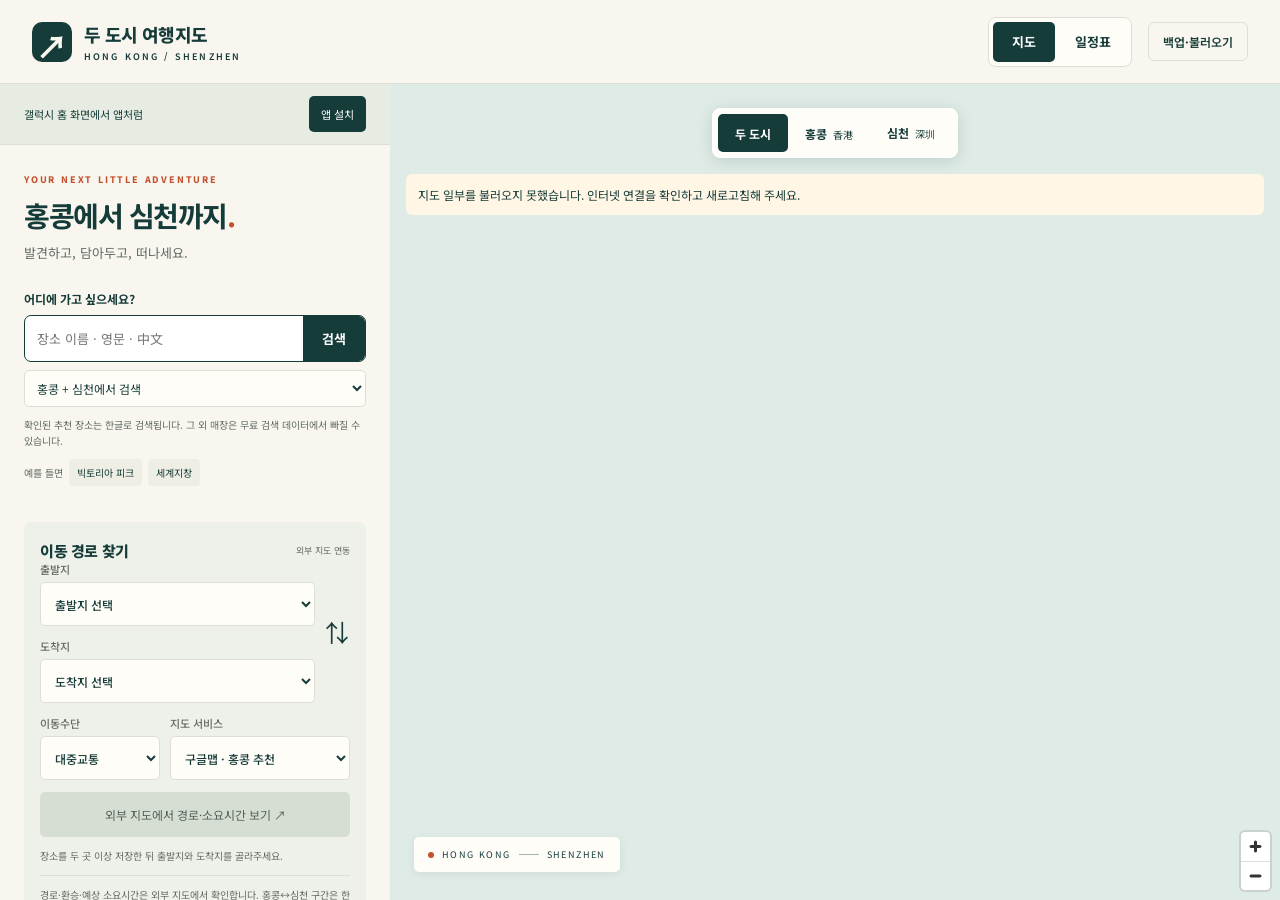
<file: index.html>
<!doctype html>
<html lang="ko"><head><meta charset="UTF-8"><meta name="viewport" content="width=device-width,initial-scale=1,viewport-fit=cover"><meta name="theme-color" content="#123e3b"><meta name="referrer" content="strict-origin-when-cross-origin"><meta name="description" content="홍콩과 심천, 가고 싶은 곳을 한 지도에. 장소를 검색하고 나만의 여행 지도를 만드세요."><title>두 도시 여행지도 · 홍콩 & 심천</title><link rel="icon" type="image/svg+xml" href="./favicon.svg"><link rel="manifest" href="./manifest.webmanifest"><link rel="apple-touch-icon" href="./icons/icon-192.png"><meta name="mobile-web-app-capable" content="yes">  <script type="module" crossorigin src="./assets/index-AuKyHthz.js"></script>
  <link rel="stylesheet" crossorigin href="./assets/index--626q08B.css">
</head>
<body><header class="topbar"><a class="brand" href="./" aria-label="두 도시 여행지도 홈"><span class="brand-icon" aria-hidden="true">↗</span><span>두 도시 여행지도<small>HONG KONG / SHENZHEN</small></span></a><span class="top-caption">가고 싶은 곳을, 한 지도에.</span><button id="backup-open" class="quiet">백업·불러오기</button></header>
<main class="workspace"><aside class="sidebar"><section id="shared-panel" class="shared-panel" aria-label="공유 지도" hidden><p class="eyebrow">OUR SHARED LITTLE ADVENTURE</p><h2>함께 만드는 여행지도</h2><p id="sync-status" role="status" aria-live="polite">공유 저장소에 연결 중…</p><div class="shared-actions"><button id="share-copy" type="button">초대 링크 복사</button><button id="sync-retry" type="button">지금 동기화</button><button id="share-import" type="button">이 기기의 장소 가져오기</button><button id="drafts-open" type="button">미저장 메모 확인</button></div><input id="invite-url" type="text" aria-label="복사할 초대 링크" readonly hidden><p class="share-warning">링크를 받은 사람은 장소와 메모를 함께 편집할 수 있습니다.</p></section><div class="sidebar-top"><p class="eyebrow">YOUR NEXT LITTLE ADVENTURE</p><h1>홍콩에서 심천까지<span class="accent">.</span></h1><p class="intro">발견하고, 담아두고, 떠나세요.</p><form id="search-form"><label for="query">어디에 가고 싶으세요?</label><div class="search-row"><input id="query" name="query" type="search" placeholder="장소 이름 · 영문 · 中文" autocomplete="off" maxlength="160" required><button id="search-submit" type="submit" aria-label="장소 검색">검색</button></div><label for="search-city" class="sr-only">검색 지역</label><select id="search-city"><option value="all">홍콩 + 심천에서 검색</option><option value="hk">홍콩에서 검색</option><option value="sz">심천에서 검색</option></select></form><p class="search-hint">확인된 추천 장소는 한글로 검색됩니다. 그 외 매장은 무료 검색 데이터에서 빠질 수 있습니다.</p><div id="search-external" class="external-search" hidden><p>안 나오거나 다른 지점인가요? 외부 지도에서도 확인하세요.</p><div id="search-external-links"></div><p>외부 검색 결과는 이 지도에 자동 저장되지 않습니다.</p></div><div class="examples"><span>예를 들면</span><button data-query="빅토리아 피크">빅토리아 피크</button><button data-query="세계지창">세계지창</button></div><p id="search-status" role="status" aria-live="polite"></p><section id="results-section" hidden><div class="section-heading"><h2>검색 결과</h2><button id="results-close" class="text-button">닫기</button></div><div id="results"></div></section></div>
<section id="directions-section" class="directions-section" aria-labelledby="directions-title"><div class="section-heading"><h2 id="directions-title">이동 경로 찾기</h2><span class="route-badge">외부 지도 연동</span></div><div class="route-endpoints"><label for="route-origin">출발지<select id="route-origin"><option value="">출발지 선택</option></select></label><button id="route-swap" type="button" title="출발·도착 바꾸기" aria-label="출발지와 도착지 바꾸기">⇅</button><label for="route-destination">도착지<select id="route-destination"><option value="">도착지 선택</option></select></label></div><div class="route-options"><label for="route-mode">이동수단<select id="route-mode"><option value="transit">대중교통</option><option value="driving">자동차</option><option value="walking">도보</option></select></label><label for="route-provider">지도 서비스<select id="route-provider"><option value="google">구글맵 · 홍콩 추천</option><option value="amap">고덕지도 · 심천 추천</option></select></label></div><a id="route-open" class="route-open" target="_blank" rel="noopener noreferrer" aria-disabled="true" tabindex="-1">외부 지도에서 경로·소요시간 보기 ↗</a><p id="route-status" class="route-status" role="status" aria-live="polite"></p><p class="route-note">경로·환승·예상 소요시간은 외부 지도에서 확인합니다. 홍콩↔심천 구간은 한 번에 검색되지 않을 수 있으니 출입경 역·항구를 기준으로 나눠 검색해 주세요. 국경 심사 대기시간은 별도로 고려해 주세요.</p></section><section class="saved-section"><div class="section-heading"><h2><span id="saved-title">나의 장소</span> <span id="saved-count">0</span></h2><button id="fit-saved" class="text-button">지도에 모두 보기</button></div><div class="filter-row" role="group" aria-label="저장 장소 분류"><button class="filter active" data-filter="all" aria-pressed="true">전체</button><button class="filter" data-filter="food" aria-pressed="false">맛집</button><button class="filter" data-filter="cafe" aria-pressed="false">카페</button><button class="filter" data-filter="sight" aria-pressed="false">관광</button><button class="filter" data-filter="hotel" aria-pressed="false">숙소</button><button class="filter" data-filter="shop" aria-pressed="false">쇼핑</button></div><div id="saved-list"></div><div id="empty-state"><span class="empty-icon" aria-hidden="true">⌖</span><h3>여행의 첫 번째 점을 찍어보세요</h3><p>위에서 장소를 검색하고<br>마음에 드는 곳을 지도에 담아보세요.</p></div></section><footer class="sidebar-footer"><span id="storage-summary">목록은 이 브라우저에만 저장됩니다.<br>다른 기기로 옮기려면 백업 파일을 이용해 주세요.</span><br><a href="#" id="about-open">지도·검색 서비스 안내</a></footer></aside>
<section class="map-panel" aria-label="홍콩과 심천 여행 지도"><div id="map"></div><nav class="city-switch" aria-label="지도 이동"><button data-city="all" class="selected">두 도시</button><button data-city="hk">홍콩 <small>香港</small></button><button data-city="sz">심천 <small>深圳</small></button></nav><div class="map-caption"><span class="live-dot"></span> HONG KONG <span class="caption-line"></span> SHENZHEN</div><div id="map-status" role="status" hidden></div></section></main>
<div id="toast" role="status" aria-live="polite" hidden></div>
<dialog id="backup-dialog"><div class="dialog-heading"><h2>여행 지도 백업</h2><button class="dialog-close" aria-label="닫기">×</button></div><p>장소와 메모를 파일로 저장해 두세요.<br>다른 휴대폰이나 PC에서 불러올 수 있습니다.</p><button id="export" class="primary wide">내 장소 백업하기 (.json)</button><label class="file-label" for="import">백업 파일 불러오기<input id="import" type="file" accept="application/json,.json"></label><p class="fineprint">불러오기는 기존 목록에 병합되며 중복 장소는 건너뜁니다. 파일에는 장소와 메모가 포함되니 공유에 주의해 주세요.</p></dialog>
<dialog id="about-dialog"><div class="dialog-heading"><h2>지도·검색 안내</h2><button class="dialog-close" aria-label="닫기">×</button></div><p>벡터 지도: OpenFreeMap · © OpenMapTiles · © OpenStreetMap contributors. 컬러 지도로 표시하며, 기기에서 벡터 지도 실행이 불가능하면 기본 OSM 지도로 표시합니다. 검색은 Nominatim을 이용합니다. 무료 데이터 특성상 일부 식당·매장이나 한글 이름이 검색되지 않을 수 있습니다.</p><p>자주 찾는 일부 장소는 한글 이름을 영문 검색어로 바꾸어 검색하며, 변환된 이름을 표시합니다. 일반 결과는 Nominatim에서, 확인된 일부 추천 장소는 출처·지점·위치를 검증한 보완 목록에서 가져옵니다. 외부 지도 검색 링크는 별도 서비스로 이동하며 이 지도에 자동 저장하지 않습니다.</p><p>검색 버튼을 눌렀을 때만 요청하며, 연속 검색 제한과 결과 캐시를 적용합니다. 검색어·접속 정보는 지도·검색 제공업체로 전송됩니다. 개인 주소나 민감한 정보는 입력하지 마세요.</p><p>공개 검색 서버는 소규모 개인 여행용입니다. 이용자가 늘어나면 서버 단위 제한이 가능한 별도 검색 서비스로 전환해야 합니다. 서비스 장애나 중국 본토 네트워크 환경에서는 지도·검색이 안 될 수 있습니다. 이 사이트는 오프라인 지도가 아닙니다.</p><p>외부 길찾기는 선택한 출발·도착 좌표와 이동수단을 구글맵 또는 고덕지도에 전달합니다. 고덕지도에는 장소명도 전달하지만 여행 메모는 전달하지 않습니다. 예상 소요시간은 각 지도 서비스에서 확인하며, 출입경 심사 대기시간과 실제 운행 상황은 별도로 확인해 주세요. <a href="https://policies.google.com/privacy" target="_blank" rel="noopener">Google 개인정보 정책</a> · <a href="https://lbs.amap.com/pages/privacy/" target="_blank" rel="noopener">고덕지도 개인정보 정책</a></p><p>개인 모드의 장소·메모는 이 브라우저에만 저장합니다. 초대 링크로 들어온 공유 모드에서는 장소·메모를 Cloudflare 공용 저장소에 저장하며, 같은 초대 링크를 가진 사람이 조회·수정할 수 있습니다. 미저장 메모 초안은 이 기기에 별도로 보관합니다. 기존 개인 장소를 공유하려면 ‘이 기기의 장소 가져오기’를 눌러주세요. 백업 파일에는 장소와 메모가 포함됩니다.</p><a href="https://operations.osmfoundation.org/policies/nominatim/" target="_blank" rel="noopener">검색 이용 정책</a> · <a href="https://osmfoundation.org/wiki/Privacy_Policy" target="_blank" rel="noopener">개인정보 정책</a> · <a href="https://www.openstreetmap.org/fixthemap" target="_blank" rel="noopener">지도 오류 제보</a></dialog>
<dialog id="drafts-dialog"><div class="dialog-heading"><h2>이 기기의 미저장 메모</h2><button class="dialog-close" aria-label="닫기">×</button></div><p>아래 초안은 아직 공유 저장되지 않았습니다. 삭제된 장소의 초안도 이곳에서 확인하고 복사할 수 있습니다.</p><textarea id="drafts-text" aria-label="미저장 메모 초안" rows="12" readonly></textarea></dialog></body></html>
</file>
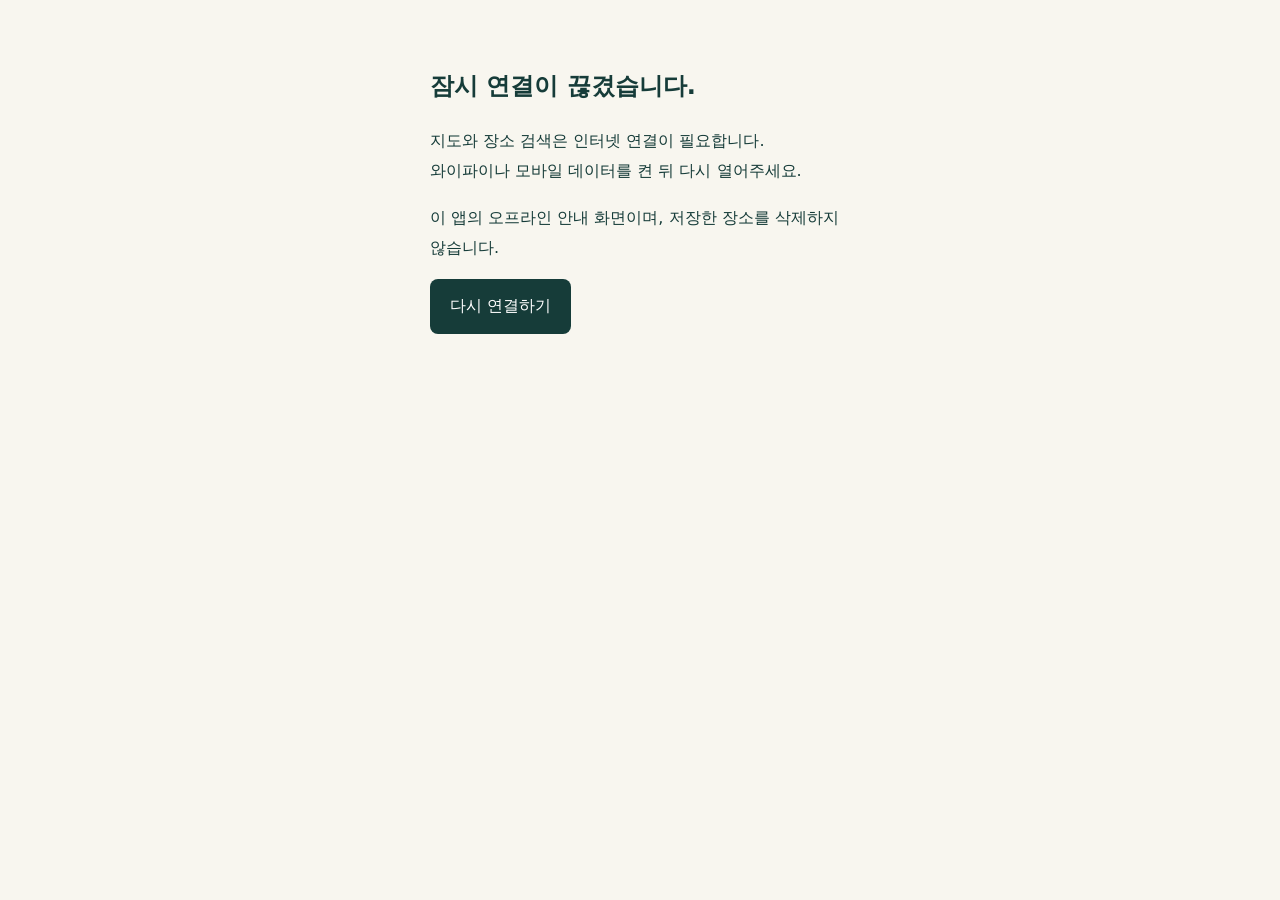
<file: offline.html>
<!doctype html><html lang="ko"><head><meta charset="utf-8"><meta name="viewport" content="width=device-width,initial-scale=1"><meta name="theme-color" content="#123e3b"><title>인터넷 연결 필요 · 두 도시 여행지도</title><style>body{font-family:system-ui,sans-serif;background:#f8f6ef;color:#163c39;margin:0;padding:48px 24px;line-height:1.9}main{max-width:420px;margin:auto}h1{font-size:24px}a{display:inline-block;background:#163c39;color:white;padding:12px 20px;border-radius:8px;text-decoration:none}</style></head><body><main><h1>잠시 연결이 끊겼습니다.</h1><p>지도와 장소 검색은 인터넷 연결이 필요합니다.<br>와이파이나 모바일 데이터를 켠 뒤 다시 열어주세요.</p><p>이 앱의 오프라인 안내 화면이며, 저장한 장소를 삭제하지 않습니다.</p><a href="./">다시 연결하기</a></main></body></html>
</file>
<file: assets/index--626q08B.css>
@import"https://fonts.googleapis.com/css2?family=Noto+Sans+KR:wght@400;500;600;700;800&display=swap";.external-search{margin:10px 0 14px;padding:10px 12px;border:1px solid var(--line);border-radius:7px;background:var(--surface);font-size:11px;line-height:1.7}.external-search p{margin:0 0 5px;color:var(--muted)}.external-search p:last-child{margin:5px 0 0;font-size:10px}.external-search>div{display:flex;flex-wrap:wrap;gap:8px 16px}.external-search a{font-weight:700;min-height:32px;display:inline-flex;align-items:center}.external-search[hidden]{display:none}:root{font-family:Noto Sans KR,system-ui,sans-serif;color:#163c39;background:#f8f6ef;font-synthesis:none;--ink:#163c39;--muted:#626b65;--paper:#f8f6ef;--line:#dfded4;--accent:#c4512d;--surface:#fffdf8}*{box-sizing:border-box}body{margin:0}button,input,select,textarea{font:inherit}button,a,input,textarea,select{-webkit-tap-highlight-color:transparent}button{cursor:pointer}button:disabled{cursor:wait;opacity:.6}button:focus-visible,a:focus-visible,input:focus-visible,textarea:focus-visible,select:focus-visible{outline:3px solid #d88045;outline-offset:3px}a{color:inherit}button{border:0;color:var(--ink)}.topbar{height:84px;display:flex;align-items:center;justify-content:space-between;padding:0 32px;border-bottom:1px solid var(--line);gap:16px}.brand{text-decoration:none;display:flex;gap:12px;align-items:center;font-size:18px;font-weight:800;letter-spacing:-.6px}.brand small{display:block;font-size:9px;letter-spacing:2.1px;font-weight:600;margin-top:3px}.brand-icon{width:40px;height:40px;background:var(--ink);color:var(--paper);display:grid;place-items:center;font-size:32px;border-radius:10px}.top-caption{font-size:12px;color:var(--muted)}.quiet{background:transparent;border:1px solid var(--line);border-radius:6px;padding:10px 14px;font-size:12px;font-weight:600}.workspace{display:grid;grid-template-columns:390px 1fr;height:calc(100dvh - 84px);min-height:550px}.sidebar{overflow-y:auto;display:flex;flex-direction:column;background:var(--paper)}.sidebar-top{padding:28px 24px 0}.eyebrow{font-size:9px;letter-spacing:1.8px;color:var(--accent);font-weight:800;margin:0 0 10px}h1{font-size:28px;letter-spacing:-1.5px;line-height:1.4;margin:0}.accent{color:var(--accent)}.intro{font-size:13px;color:var(--muted);margin:8px 0 28px}form label{display:block;font-size:12px;font-weight:700;margin-bottom:8px}.search-row{display:flex;border:1.5px solid var(--ink);border-radius:7px;overflow:hidden;background:#fff}.search-row:focus-within{box-shadow:0 0 0 3px #d2e3db}input[type=search]{min-width:0;width:100%;border:0;background:transparent;padding:13px 12px;font-size:13px;outline:none}.search-row button{background:var(--ink);color:#fff;min-width:62px;font-size:13px;font-weight:700}select{background:var(--surface);border:1px solid var(--line);border-radius:5px;padding:8px;font-size:12px;color:var(--ink)}#search-city{width:100%;margin-top:8px}.search-hint{font-size:10px;color:var(--muted);line-height:1.6;margin:10px 0}.examples{display:flex;align-items:center;gap:6px;flex-wrap:wrap;font-size:10px;color:var(--muted)}.examples button{font-size:10px;background:#eeeee5;padding:6px 8px;border-radius:4px}#search-status{font-size:12px;line-height:1.7;color:var(--accent);margin:14px 0;overflow-wrap:anywhere}.section-heading{display:flex;align-items:center;justify-content:space-between;gap:8px}h2{font-size:15px;margin:0;font-weight:800;letter-spacing:-.4px}#saved-count{font-size:12px;color:var(--accent);margin-left:4px}.text-button{font-size:10px;background:transparent;padding:8px 0;text-decoration:underline;text-underline-offset:3px}.saved-section{padding:20px 24px;border-top:1px solid var(--line);margin-top:8px;flex:1}.filter-row{display:flex;gap:5px;margin:12px 0 20px;flex-wrap:wrap}.filter{background:transparent;padding:7px 11px;border:1px solid var(--line);font-size:11px;border-radius:20px}.filter.active{background:var(--ink);border-color:var(--ink);color:#fff}.result-card,.place-card{background:var(--surface);border:1px solid var(--line);border-radius:7px;padding:14px;margin:9px 0}.result-name,.place-name{font-size:13px;line-height:1.5;font-weight:700;overflow-wrap:anywhere}.result-address,.place-address{font-size:11px;color:var(--muted);line-height:1.6;margin:5px 0 10px;overflow-wrap:anywhere}.result-actions{display:flex;gap:8px}.result-actions button{font-size:11px;padding:8px 10px;border:1px solid var(--line);border-radius:4px;background:transparent}.result-actions .add-button{background:var(--ink);color:#fff;border-color:var(--ink)}#results-section{margin-bottom:20px}.place-top{display:flex;align-items:center;gap:8px}.place-focus{padding:0;text-align:left;background:none;flex:1;display:flex;gap:8px;align-items:center}.place-number{flex:0 0 24px;height:24px;border-radius:50%;background:var(--ink);color:#fff;display:grid;place-items:center;font-size:11px}.delete-place{background:none;color:#8b5341;font-size:11px;padding:8px}.place-fields{display:flex;align-items:center;gap:8px;margin-bottom:8px}.place-fields label{font-size:11px;color:var(--muted)}.note-label{font-size:10px;color:var(--muted)}textarea{width:100%;resize:vertical;min-height:60px;max-height:200px;border:1px solid var(--line);border-radius:4px;padding:8px;background:#fffefa;font-size:12px;color:var(--ink);margin-top:4px}.saved-feedback{font-size:10px;color:var(--muted);min-height:15px}.place-card.selected{border-color:var(--accent)}#empty-state{text-align:center;padding:24px 0 40px}.empty-icon{display:block;font-size:48px;color:#9eafa0;font-weight:400;margin-bottom:12px}h3{font-size:12px}#empty-state p{font-size:11px;color:var(--muted);line-height:1.9}.sidebar-footer{border-top:1px solid var(--line);padding:16px 24px;color:var(--muted);font-size:10px;line-height:1.8}.sidebar-footer a{display:inline-block;margin-top:5px}.map-panel{position:relative;min-width:0;background:#dfebe6}#map{width:100%;height:100%;z-index:1}.city-switch{position:absolute;left:50%;transform:translate(-50%);top:24px;z-index:500;display:flex;background:var(--surface);padding:5px;border-radius:8px;box-shadow:0 3px 16px #173d3926;white-space:nowrap;border:1px solid #fff}.city-switch button{padding:10px 17px;background:transparent;font-size:12px;border-radius:5px;font-weight:700}.city-switch button.selected{background:var(--ink);color:#fff}.city-switch small{font-size:10px;font-weight:400;margin-left:3px}.map-caption{position:absolute;bottom:28px;left:24px;z-index:400;display:flex;align-items:center;gap:8px;background:var(--surface);padding:11px 14px;font-size:9px;letter-spacing:1.4px;border-radius:5px;box-shadow:0 2px 8px #163c3914;pointer-events:none}.live-dot{width:6px;height:6px;background:var(--accent);border-radius:50%}.caption-line{width:20px;height:1px;background:#a8b7ad}.pin{display:grid;place-items:center;width:32px;height:32px;background:var(--ink);border:2px solid #fff;box-shadow:0 2px 7px #0004;border-radius:50% 50% 50% 0;transform:rotate(-45deg);color:transparent;font-size:0}.pin:after{content:attr(data-number)}.place-marker{position:relative}.place-marker .pin{transform:none;border-radius:50%;color:#fff;font-size:12px;font-weight:800}.pin-food{background:#b44c2b}.pin-cafe{background:#896335}.pin-hotel{background:#3d6493}.pin-shop{background:#725b86}.leaflet-container{font-family:inherit}.leaflet-popup-content{line-height:1.6;max-width:230px;overflow-wrap:anywhere}.leaflet-popup-content p{font-size:11px;color:var(--muted);margin:6px 0}.leaflet-control-attribution{font-size:10px!important}#map-status{position:absolute;top:90px;left:16px;right:16px;z-index:500;padding:12px;background:#fff6e6;font-size:12px;border-radius:6px}#toast{position:fixed;bottom:24px;left:50%;transform:translate(-50%);z-index:2000;background:var(--ink);color:#fff;padding:13px 20px;border-radius:7px;font-size:12px;max-width:90vw;box-shadow:0 4px 20px #0002}dialog{border:1px solid var(--line);border-radius:12px;padding:24px;max-width:480px;width:calc(100% - 32px);color:var(--ink);background:var(--paper)}dialog::backdrop{background:#122d2966}.dialog-heading{display:flex;justify-content:space-between;align-items:center;gap:12px}.dialog-close{font-size:26px;background:none;padding:0 8px}dialog p{font-size:13px;line-height:1.9}dialog a{font-size:12px}.primary{background:var(--ink);color:#fff;border-radius:5px;padding:13px 16px;font-size:13px}.wide{width:100%;margin:12px 0}.file-label{display:block;border:1px dashed #879c90;padding:14px;border-radius:5px;font-size:12px}input[type=file]{display:block;font-size:11px;width:100%;margin-top:8px}.fineprint{font-size:11px!important;color:var(--muted)}.sr-only{position:absolute;width:1px;height:1px;padding:0;margin:-1px;overflow:hidden;clip:rect(0,0,0,0);white-space:nowrap;border:0}[hidden]{display:none!important}@media(min-width:1440px){.workspace{grid-template-columns:420px 1fr}.sidebar-top,.saved-section{padding-left:32px;padding-right:32px}}@media(max-width:767px){.topbar{height:70px;padding:0 16px;gap:8px}.brand{font-size:14px;gap:8px}.brand small{font-size:7px;letter-spacing:1.2px}.brand-icon{width:32px;height:32px;font-size:26px;border-radius:7px}.top-caption{display:none}.quiet{font-size:10px;padding:9px}.workspace{display:flex;flex-direction:column;height:auto;min-height:0}.map-panel{order:-1;height:43dvh;min-height:270px;max-height:430px}.sidebar{overflow:visible}.sidebar-top{padding:24px 20px 0}.eyebrow{font-size:8px}h1{font-size:26px}.intro{margin-bottom:20px}.saved-section{padding:20px}.sidebar-footer{padding:16px 20px}.city-switch{top:14px}.city-switch button{padding:9px 14px}.map-caption{bottom:24px;left:12px;padding:8px 10px;font-size:8px;letter-spacing:.8px}.search-hint{font-size:11px}input[type=search],textarea{font-size:16px}.place-address,.result-address{font-size:12px}.text-button{font-size:11px}.result-actions button,.filter{min-height:36px}#toast{bottom:16px}#empty-state{padding-bottom:24px}}.install-banner{display:flex;align-items:center;justify-content:space-between;gap:8px;padding:12px 24px;background:#e6ece2;border-bottom:1px solid var(--line);font-size:11px}.install-button{background:var(--ink);color:#fff;border-radius:5px;padding:9px 12px;font-size:11px;white-space:nowrap;min-height:36px}.map-style-switch{position:absolute;top:86px;right:16px;z-index:450;display:flex;gap:3px;padding:4px;background:var(--surface);border:1px solid #fff;border-radius:7px;box-shadow:0 3px 16px #173d3920}.map-style-switch button{padding:9px 11px;font-size:11px;background:transparent;border-radius:4px;min-height:36px}.map-style-switch button.selected{background:var(--ink);color:#fff}.vector-place-marker{border:0;padding:0;background:none;width:32px;height:40px;cursor:pointer}.preview-marker{width:18px;height:18px;background:#db643d;border:2px solid #fff;border-radius:50%;box-shadow:0 1px 8px #163c3940;cursor:pointer}.maplibregl-map{font-family:inherit}.maplibregl-popup-content{padding:14px;border-radius:8px;line-height:1.6;overflow-wrap:anywhere;color:var(--ink)}.maplibregl-popup-content p{font-size:11px;color:var(--muted);margin:6px 0}.maplibregl-popup-close-button{font-size:20px;min-width:26px;min-height:26px}.maplibregl-ctrl-attrib{font-size:10px}.maplibregl-ctrl-bottom-right{bottom:8px}.maplibregl-canvas:focus-visible{outline-offset:-3px}.maplibregl-ctrl button:focus-visible{outline-offset:-3px}@media(max-width:767px){.map-style-switch{top:72px;right:12px}.map-style-switch button{padding:6px 10px}.map-caption{max-width:calc(100% - 65px)}}.directions-section{margin:22px 24px 0;padding:18px 16px;background:#eef1e9;border-radius:8px}.directions-section h2{font-size:15px}.route-badge{font-size:9px;color:var(--muted)}.route-endpoints{position:relative;padding-right:35px}.directions-section label{display:block;font-size:11px;color:var(--muted);font-weight:500;min-width:0}.directions-section select{display:block;width:100%;min-width:0;min-height:44px;margin:5px 0 12px;padding:9px 10px;border:1px solid var(--line);border-radius:5px;background:var(--surface);color:var(--ink);font:inherit;font-size:12px;text-overflow:ellipsis}.route-options{display:grid;grid-template-columns:minmax(0,1fr) minmax(0,1.5fr);gap:10px}#route-swap{position:absolute;right:-5px;top:48px;width:36px;height:44px;background:transparent;color:var(--ink);font-size:24px}.route-open{display:block;padding:13px 9px;text-align:center;background:var(--ink);color:#fff;border-radius:5px;text-decoration:none;font-size:12px;line-height:1.6;transition:background .2s}.route-open:hover{background:#235c54}.route-open[aria-disabled=true]{background:#d6ded3;color:#53605a;cursor:not-allowed}.route-status,.route-note{font-size:10px;line-height:1.8;color:var(--muted);margin:10px 0 0}.route-note{border-top:1px solid var(--line);padding-top:10px}.place-route-actions{display:flex;gap:8px;margin:10px 0 14px}.place-route-actions button{min-height:36px;flex:1;font-size:11px;background:#edf1e9;color:var(--ink);border-radius:4px}.place-route-actions button:hover{background:#dfe8dc}@media(max-width:767px){.directions-section{margin:20px 20px 0}.directions-section select{font-size:16px}.route-options{grid-template-columns:minmax(0,1fr) minmax(0,1.7fr)}.route-open{font-size:12px}.place-route-actions button{min-height:44px}}.shared-panel{margin:20px 24px 0;padding:18px 16px;background:#e4ece0;border:1px solid #cbd9c5;border-radius:8px}.shared-panel .eyebrow{font-size:8px;margin:0 0 7px}.shared-panel h2{font-size:17px;margin:0 0 10px}#sync-status{font-size:11px;line-height:1.7;margin:0 0 12px;color:#53605a}.shared-panel[data-state=offline] #sync-status,.shared-panel[data-state=unauthorized] #sync-status{color:#a4492b}.shared-actions{display:grid;grid-template-columns:1fr 1fr;gap:7px}.shared-actions button,.note-retry,.note-restore{min-height:40px;background:#fff;color:var(--ink);font-size:10px;padding:8px;border-radius:5px}.shared-actions button:first-child{background:var(--ink);color:#fff}.share-warning{font-size:10px;line-height:1.7;color:#5d675d;margin:12px 0 0}#invite-url,#drafts-text{width:100%;font:inherit;font-size:12px;padding:10px;margin-top:10px;box-sizing:border-box}#drafts-text{min-height:250px}.note-retry,.note-restore{margin:6px 6px 0 0;border:1px solid var(--line)}@media(max-width:767px){.shared-panel{margin:20px 20px 0}.shared-actions button{min-height:44px}#drafts-text,#invite-url{font-size:16px}}@media(prefers-reduced-motion:reduce){*{scroll-behavior:auto!important}}.itinerary-section{padding:24px;border-top:1px solid #dce5df;background:#f5f7f2;scroll-margin-top:12px}.itinerary-section h2{font-size:21px;margin:0 0 10px}.itinerary-list{display:grid;gap:12px}.itinerary-card{min-width:0;background:#fff;border:1px solid #dce5df;border-radius:12px;padding:14px}.itinerary-card.new-day:before{content:attr(data-day-label);display:block;color:#1a6559;font-size:12px;font-weight:700;margin-bottom:10px}.itinerary-focus{display:block;width:100%;text-align:left;border:0;background:none;color:#173f3a;font-weight:700;font-size:15px;padding:0 0 12px;overflow-wrap:anywhere}.itinerary-fields{display:grid;grid-template-columns:1fr 1fr;gap:10px}.itinerary-card label{display:flex;flex-direction:column;gap:5px;font-size:12px;color:#53655d;min-width:0;margin-bottom:10px}.itinerary-card input,.itinerary-card select,.itinerary-card textarea{box-sizing:border-box;width:100%;min-width:0;max-width:100%;padding:10px;border:1px solid #cbd8ce;border-radius:7px;background:#fff;color:#183a34;font:inherit;font-size:14px}.itinerary-card input[type=time]{min-height:40px}.itinerary-actions{display:flex;gap:8px;flex-wrap:wrap}.itinerary-actions button{min-height:40px;padding:8px 14px;border:1px solid #cbd8ce;border-radius:8px;background:#f4f7f1;color:#173f3a}.itinerary-actions .schedule-save{margin-left:auto;background:#174d43;color:#fff}.schedule-status{font-size:12px;color:#547264;margin:10px 0 0;min-height:16px}.itinerary-card button:disabled{opacity:.4}.topbar #itinerary-open{white-space:nowrap}@media(max-width:480px){.topbar{gap:8px;flex-wrap:wrap}.topbar .brand{margin-right:auto}.topbar #itinerary-open,.topbar #backup-open{font-size:12px;padding:8px}.itinerary-section{padding:20px}.itinerary-fields{grid-template-columns:minmax(0,1fr) minmax(0,1fr)}}.workspace[hidden],.itinerary-section[hidden]{display:none!important}.view-nav{display:flex;gap:4px;padding:4px;border:1px solid var(--line);border-radius:8px;background:var(--surface);margin-left:auto;flex-shrink:0}.view-nav a{min-width:62px;min-height:40px;display:grid;place-items:center;padding:8px 16px;border-radius:5px;text-decoration:none;font-size:13px;font-weight:700}.view-nav a[aria-current=page]{background:var(--ink);color:#fff}.top-caption{display:none}.itinerary-section{max-width:880px;margin:0 auto;padding:40px 32px 64px;border-top:0;background:var(--paper);min-height:calc(100dvh - 84px)}.itinerary-section h1{font-size:30px;margin:0 0 12px}.itinerary-section>.fineprint{margin:0 0 28px;line-height:1.8;color:var(--muted)}.itinerary-list{gap:16px}.itinerary-card{padding:20px;background:var(--surface);border-color:var(--line);border-radius:8px}.itinerary-fields{grid-template-columns:1fr 1fr 1fr;gap:16px}.itinerary-card.new-day:before{font-size:13px;margin-bottom:16px}.itinerary-focus{font-size:17px}.itinerary-card textarea{resize:vertical}.itinerary-actions button{min-height:44px}.itinerary-section input,.itinerary-section select,.itinerary-section textarea{font-size:16px}@media(max-width:767px){.topbar{height:auto;min-height:70px;flex-wrap:wrap;padding:12px 16px;gap:10px}.topbar .brand{margin-right:auto}.view-nav{order:5;width:100%;margin-left:0}.view-nav a{flex:1;min-height:40px}.itinerary-section{padding:28px 20px 48px}.itinerary-section h1{font-size:26px}.itinerary-card{padding:16px}.itinerary-fields{grid-template-columns:minmax(0,1fr) minmax(0,1fr);gap:12px}.itinerary-card .itinerary-focus{font-size:16px}}.maplibregl-map{font:12px/20px Helvetica Neue,Arial,Helvetica,sans-serif;overflow:hidden;position:relative;-webkit-tap-highlight-color:rgb(0 0 0/0);-webkit-touch-callout:none}.maplibregl-canvas{position:absolute;left:0;top:0}.maplibregl-map:fullscreen{width:100%;height:100%}.maplibregl-ctrl-group button.maplibregl-ctrl-compass{touch-action:none}.maplibregl-canvas-container.maplibregl-interactive,.maplibregl-ctrl-group button.maplibregl-ctrl-compass{cursor:grab;-webkit-user-select:none;-moz-user-select:none;user-select:none}.maplibregl-canvas-container.maplibregl-interactive.maplibregl-track-pointer{cursor:pointer}.maplibregl-canvas-container.maplibregl-interactive:active,.maplibregl-ctrl-group button.maplibregl-ctrl-compass:active{cursor:grabbing}.maplibregl-canvas-container.maplibregl-touch-zoom-rotate,.maplibregl-canvas-container.maplibregl-touch-zoom-rotate .maplibregl-canvas{touch-action:pan-x pan-y}.maplibregl-canvas-container.maplibregl-touch-drag-pan,.maplibregl-canvas-container.maplibregl-touch-drag-pan .maplibregl-canvas{touch-action:pinch-zoom}.maplibregl-canvas-container.maplibregl-touch-zoom-rotate.maplibregl-touch-drag-pan,.maplibregl-canvas-container.maplibregl-touch-zoom-rotate.maplibregl-touch-drag-pan .maplibregl-canvas{touch-action:none}.maplibregl-canvas-container.maplibregl-touch-drag-pan.maplibregl-cooperative-gestures,.maplibregl-canvas-container.maplibregl-touch-drag-pan.maplibregl-cooperative-gestures .maplibregl-canvas{touch-action:pan-x pan-y}.maplibregl-ctrl-bottom-left,.maplibregl-ctrl-bottom-right,.maplibregl-ctrl-top-left,.maplibregl-ctrl-top-right{position:absolute;pointer-events:none;z-index:2}.maplibregl-ctrl-top-left{top:0;left:0}.maplibregl-ctrl-top-right{top:0;right:0}.maplibregl-ctrl-bottom-left{bottom:0;left:0}.maplibregl-ctrl-bottom-right{right:0;bottom:0}.maplibregl-ctrl{clear:both;pointer-events:auto;transform:translate(0)}.maplibregl-ctrl-top-left .maplibregl-ctrl{margin:10px 0 0 10px;float:left}.maplibregl-ctrl-top-right .maplibregl-ctrl{margin:10px 10px 0 0;float:right}.maplibregl-ctrl-bottom-left .maplibregl-ctrl{margin:0 0 10px 10px;float:left}.maplibregl-ctrl-bottom-right .maplibregl-ctrl{margin:0 10px 10px 0;float:right}.maplibregl-ctrl-group{border-radius:4px;background:#fff}.maplibregl-ctrl-group:not(:empty){box-shadow:0 0 0 2px #0000001a}.maplibregl-ctrl-group button{width:29px;height:29px;display:block;padding:0;outline:none;border:0;box-sizing:border-box;background-color:transparent;cursor:pointer}.maplibregl-ctrl button{-webkit-user-select:none;-moz-user-select:none;user-select:none}.maplibregl-ctrl-group button+button{border-top:1px solid #ddd}.maplibregl-ctrl button .maplibregl-ctrl-icon{display:block;width:100%;height:100%;background-repeat:no-repeat;background-position:50%}@media(forced-colors:active){.maplibregl-ctrl-group:not(:empty){box-shadow:0 0 0 2px ButtonText}.maplibregl-ctrl-icon{background-color:transparent}.maplibregl-ctrl-group button+button{border-top:1px solid buttontext}}.maplibregl-ctrl button::-moz-focus-inner{border:0;padding:0}.maplibregl-ctrl-attrib-button:focus,.maplibregl-ctrl-group button:focus{box-shadow:0 0 2px 2px #0096ff}.maplibregl-ctrl button:disabled{cursor:not-allowed}.maplibregl-ctrl button:disabled .maplibregl-ctrl-icon{opacity:.25}@media(hover:hover){.maplibregl-ctrl button:not(:disabled):hover{background-color:#0000000d}}.maplibregl-ctrl button:not(:disabled):active{background-color:#0000000d}.maplibregl-ctrl-group button:focus:focus-visible{box-shadow:0 0 2px 2px #0096ff}.maplibregl-ctrl-group button:focus:not(:focus-visible){box-shadow:none}.maplibregl-ctrl-group button:focus:first-child{border-radius:4px 4px 0 0}.maplibregl-ctrl-group button:focus:last-child{border-radius:0 0 4px 4px}.maplibregl-ctrl-group button:focus:only-child{border-radius:inherit}.maplibregl-ctrl button.maplibregl-ctrl-zoom-out .maplibregl-ctrl-icon{background-image:url("data:image/svg+xml;charset=utf-8,%3Csvg xmlns='http://www.w3.org/2000/svg' width='29' height='29' viewBox='0 0 29 29' fill='%23333'%3E %3Cpath d='M10 13c-.75 0-1.5.75-1.5 1.5S9.25 16 10 16h9c.75 0 1.5-.75 1.5-1.5S19.75 13 19 13z'/%3E %3C/svg%3E")}.maplibregl-ctrl button.maplibregl-ctrl-zoom-in .maplibregl-ctrl-icon{background-image:url("data:image/svg+xml;charset=utf-8,%3Csvg xmlns='http://www.w3.org/2000/svg' width='29' height='29' viewBox='0 0 29 29' fill='%23333'%3E %3Cpath d='M14.5 8.5c-.75 0-1.5.75-1.5 1.5v3h-3c-.75 0-1.5.75-1.5 1.5S9.25 16 10 16h3v3c0 .75.75 1.5 1.5 1.5S16 19.75 16 19v-3h3c.75 0 1.5-.75 1.5-1.5S19.75 13 19 13h-3v-3c0-.75-.75-1.5-1.5-1.5'/%3E %3C/svg%3E")}@media(forced-colors:active){.maplibregl-ctrl button.maplibregl-ctrl-zoom-out .maplibregl-ctrl-icon{background-image:url("data:image/svg+xml;charset=utf-8,%3Csvg xmlns='http://www.w3.org/2000/svg' width='29' height='29' viewBox='0 0 29 29' fill='%23fff'%3E %3Cpath d='M10 13c-.75 0-1.5.75-1.5 1.5S9.25 16 10 16h9c.75 0 1.5-.75 1.5-1.5S19.75 13 19 13z'/%3E %3C/svg%3E")}.maplibregl-ctrl button.maplibregl-ctrl-zoom-in .maplibregl-ctrl-icon{background-image:url("data:image/svg+xml;charset=utf-8,%3Csvg xmlns='http://www.w3.org/2000/svg' width='29' height='29' viewBox='0 0 29 29' fill='%23fff'%3E %3Cpath d='M14.5 8.5c-.75 0-1.5.75-1.5 1.5v3h-3c-.75 0-1.5.75-1.5 1.5S9.25 16 10 16h3v3c0 .75.75 1.5 1.5 1.5S16 19.75 16 19v-3h3c.75 0 1.5-.75 1.5-1.5S19.75 13 19 13h-3v-3c0-.75-.75-1.5-1.5-1.5'/%3E %3C/svg%3E")}}@media(forced-colors:active)and (prefers-color-scheme:light){.maplibregl-ctrl button.maplibregl-ctrl-zoom-out .maplibregl-ctrl-icon{background-image:url("data:image/svg+xml;charset=utf-8,%3Csvg xmlns='http://www.w3.org/2000/svg' width='29' height='29' viewBox='0 0 29 29' fill='%23000'%3E %3Cpath d='M10 13c-.75 0-1.5.75-1.5 1.5S9.25 16 10 16h9c.75 0 1.5-.75 1.5-1.5S19.75 13 19 13z'/%3E %3C/svg%3E")}.maplibregl-ctrl button.maplibregl-ctrl-zoom-in .maplibregl-ctrl-icon{background-image:url("data:image/svg+xml;charset=utf-8,%3Csvg xmlns='http://www.w3.org/2000/svg' width='29' height='29' viewBox='0 0 29 29' fill='%23000'%3E %3Cpath d='M14.5 8.5c-.75 0-1.5.75-1.5 1.5v3h-3c-.75 0-1.5.75-1.5 1.5S9.25 16 10 16h3v3c0 .75.75 1.5 1.5 1.5S16 19.75 16 19v-3h3c.75 0 1.5-.75 1.5-1.5S19.75 13 19 13h-3v-3c0-.75-.75-1.5-1.5-1.5'/%3E %3C/svg%3E")}}.maplibregl-ctrl button.maplibregl-ctrl-fullscreen .maplibregl-ctrl-icon{background-image:url("data:image/svg+xml;charset=utf-8,%3Csvg xmlns='http://www.w3.org/2000/svg' width='29' height='29' viewBox='0 0 29 29' fill='%23333'%3E %3Cpath d='M24 16v5.5c0 1.75-.75 2.5-2.5 2.5H16v-1l3-1.5-4-5.5 1-1 5.5 4 1.5-3zM6 16l1.5 3 5.5-4 1 1-4 5.5 3 1.5v1H7.5C5.75 24 5 23.25 5 21.5V16zm7-11v1l-3 1.5 4 5.5-1 1-5.5-4L6 13H5V7.5C5 5.75 5.75 5 7.5 5zm11 2.5c0-1.75-.75-2.5-2.5-2.5H16v1l3 1.5-4 5.5 1 1 5.5-4 1.5 3h1z'/%3E %3C/svg%3E")}.maplibregl-ctrl button.maplibregl-ctrl-shrink .maplibregl-ctrl-icon{background-image:url("data:image/svg+xml;charset=utf-8,%3Csvg xmlns='http://www.w3.org/2000/svg' width='29' height='29' viewBox='0 0 29 29'%3E %3Cpath d='M18.5 16c-1.75 0-2.5.75-2.5 2.5V24h1l1.5-3 5.5 4 1-1-4-5.5 3-1.5v-1zM13 18.5c0-1.75-.75-2.5-2.5-2.5H5v1l3 1.5L4 24l1 1 5.5-4 1.5 3h1zm3-8c0 1.75.75 2.5 2.5 2.5H24v-1l-3-1.5L25 5l-1-1-5.5 4L17 5h-1zM10.5 13c1.75 0 2.5-.75 2.5-2.5V5h-1l-1.5 3L5 4 4 5l4 5.5L5 12v1z'/%3E %3C/svg%3E")}@media(forced-colors:active){.maplibregl-ctrl button.maplibregl-ctrl-fullscreen .maplibregl-ctrl-icon{background-image:url("data:image/svg+xml;charset=utf-8,%3Csvg xmlns='http://www.w3.org/2000/svg' width='29' height='29' viewBox='0 0 29 29' fill='%23fff'%3E %3Cpath d='M24 16v5.5c0 1.75-.75 2.5-2.5 2.5H16v-1l3-1.5-4-5.5 1-1 5.5 4 1.5-3zM6 16l1.5 3 5.5-4 1 1-4 5.5 3 1.5v1H7.5C5.75 24 5 23.25 5 21.5V16zm7-11v1l-3 1.5 4 5.5-1 1-5.5-4L6 13H5V7.5C5 5.75 5.75 5 7.5 5zm11 2.5c0-1.75-.75-2.5-2.5-2.5H16v1l3 1.5-4 5.5 1 1 5.5-4 1.5 3h1z'/%3E %3C/svg%3E")}.maplibregl-ctrl button.maplibregl-ctrl-shrink .maplibregl-ctrl-icon{background-image:url("data:image/svg+xml;charset=utf-8,%3Csvg xmlns='http://www.w3.org/2000/svg' width='29' height='29' viewBox='0 0 29 29' fill='%23fff'%3E %3Cpath d='M18.5 16c-1.75 0-2.5.75-2.5 2.5V24h1l1.5-3 5.5 4 1-1-4-5.5 3-1.5v-1zM13 18.5c0-1.75-.75-2.5-2.5-2.5H5v1l3 1.5L4 24l1 1 5.5-4 1.5 3h1zm3-8c0 1.75.75 2.5 2.5 2.5H24v-1l-3-1.5L25 5l-1-1-5.5 4L17 5h-1zM10.5 13c1.75 0 2.5-.75 2.5-2.5V5h-1l-1.5 3L5 4 4 5l4 5.5L5 12v1z'/%3E %3C/svg%3E")}}@media(forced-colors:active)and (prefers-color-scheme:light){.maplibregl-ctrl button.maplibregl-ctrl-fullscreen .maplibregl-ctrl-icon{background-image:url("data:image/svg+xml;charset=utf-8,%3Csvg xmlns='http://www.w3.org/2000/svg' width='29' height='29' viewBox='0 0 29 29' fill='%23000'%3E %3Cpath d='M24 16v5.5c0 1.75-.75 2.5-2.5 2.5H16v-1l3-1.5-4-5.5 1-1 5.5 4 1.5-3zM6 16l1.5 3 5.5-4 1 1-4 5.5 3 1.5v1H7.5C5.75 24 5 23.25 5 21.5V16zm7-11v1l-3 1.5 4 5.5-1 1-5.5-4L6 13H5V7.5C5 5.75 5.75 5 7.5 5zm11 2.5c0-1.75-.75-2.5-2.5-2.5H16v1l3 1.5-4 5.5 1 1 5.5-4 1.5 3h1z'/%3E %3C/svg%3E")}.maplibregl-ctrl button.maplibregl-ctrl-shrink .maplibregl-ctrl-icon{background-image:url("data:image/svg+xml;charset=utf-8,%3Csvg xmlns='http://www.w3.org/2000/svg' width='29' height='29' viewBox='0 0 29 29' fill='%23000'%3E %3Cpath d='M18.5 16c-1.75 0-2.5.75-2.5 2.5V24h1l1.5-3 5.5 4 1-1-4-5.5 3-1.5v-1zM13 18.5c0-1.75-.75-2.5-2.5-2.5H5v1l3 1.5L4 24l1 1 5.5-4 1.5 3h1zm3-8c0 1.75.75 2.5 2.5 2.5H24v-1l-3-1.5L25 5l-1-1-5.5 4L17 5h-1zM10.5 13c1.75 0 2.5-.75 2.5-2.5V5h-1l-1.5 3L5 4 4 5l4 5.5L5 12v1z'/%3E %3C/svg%3E")}}.maplibregl-ctrl button.maplibregl-ctrl-compass .maplibregl-ctrl-icon{background-image:url("data:image/svg+xml;charset=utf-8,%3Csvg xmlns='http://www.w3.org/2000/svg' width='29' height='29' viewBox='0 0 29 29' fill='%23333'%3E %3Cpath d='m10.5 14 4-8 4 8z'/%3E %3Cpath fill='%23ccc' d='m10.5 16 4 8 4-8z'/%3E %3C/svg%3E")}@media(forced-colors:active){.maplibregl-ctrl button.maplibregl-ctrl-compass .maplibregl-ctrl-icon{background-image:url("data:image/svg+xml;charset=utf-8,%3Csvg xmlns='http://www.w3.org/2000/svg' width='29' height='29' viewBox='0 0 29 29' fill='%23fff'%3E %3Cpath d='m10.5 14 4-8 4 8z'/%3E %3Cpath fill='%23ccc' d='m10.5 16 4 8 4-8z'/%3E %3C/svg%3E")}}@media(forced-colors:active)and (prefers-color-scheme:light){.maplibregl-ctrl button.maplibregl-ctrl-compass .maplibregl-ctrl-icon{background-image:url("data:image/svg+xml;charset=utf-8,%3Csvg xmlns='http://www.w3.org/2000/svg' width='29' height='29' viewBox='0 0 29 29' fill='%23000'%3E %3Cpath d='m10.5 14 4-8 4 8z'/%3E %3Cpath fill='%23ccc' d='m10.5 16 4 8 4-8z'/%3E %3C/svg%3E")}}.maplibregl-ctrl button.maplibregl-ctrl-globe .maplibregl-ctrl-icon{background-image:url("data:image/svg+xml;charset=utf-8,%3Csvg xmlns='http://www.w3.org/2000/svg' width='22' height='22' fill='none' viewBox='0 0 22 22' stroke='%23333'%3E %3Ccircle cx='11' cy='11' r='8.5'/%3E %3Cpath d='M17.5 11c0 4.819-3.02 8.5-6.5 8.5S4.5 15.819 4.5 11 7.52 2.5 11 2.5s6.5 3.681 6.5 8.5Z'/%3E %3Cpath d='M13.5 11c0 2.447-.331 4.64-.853 6.206-.262.785-.562 1.384-.872 1.777-.314.399-.58.517-.775.517-.195 0-.461-.118-.775-.517-.31-.393-.61-.992-.872-1.777C8.831 15.64 8.5 13.446 8.5 11c0-2.447.331-4.64.853-6.206.262-.785.562-1.384.872-1.777.314-.399.58-.517.775-.517.195 0 .461.118.775.517.31.393.61.992.872 1.777.522 1.565.853 3.76.853 6.206Z'/%3E %3Cpath d='M11 7.5c-1.909 0-3.622-.166-4.845-.428-.616-.132-1.08-.283-1.379-.434a1.333 1.333 0 0 1-.224-.138c.047-.038.12-.085.224-.138.299-.151.763-.302 1.379-.434C7.378 5.666 9.091 5.5 11 5.5c1.909 0 3.622.166 4.845.428.616.132 1.08.283 1.379.434.105.053.177.1.224.138-.047.038-.12.085-.224.138-.299.151-.763.302-1.379.434-1.223.262-2.936.428-4.845.428ZM4.486 6.436ZM11 16.5c-1.909 0-3.622-.166-4.845-.428-.616-.132-1.08-.283-1.379-.434a1.33 1.33 0 0 1-.224-.138 1.33 1.33 0 0 1 .224-.138c.299-.151.763-.302 1.379-.434C7.378 14.666 9.091 14.5 11 14.5c1.909 0 3.622.166 4.845.428.616.132 1.08.283 1.379.434.105.053.177.1.224.138a1.33 1.33 0 0 1-.224.138c-.299.151-.763.302-1.379.434-1.223.262-2.936.428-4.845.428Zm-6.514-1.064ZM11 12.5c-2.46 0-4.672-.222-6.255-.574-.796-.177-1.406-.38-1.805-.59a1.465 1.465 0 0 1-.39-.272.293.293 0 0 1-.047-.064.293.293 0 0 1 .048-.064c.066-.073.189-.167.389-.272.399-.21 1.009-.413 1.805-.59C6.328 9.722 8.54 9.5 11 9.5s4.672.222 6.256.574c.795.177 1.405.38 1.804.59.2.105.323.2.39.272a.33.33 0 0 1 .047.064.293.293 0 0 1-.048.064 1.435 1.435 0 0 1-.389.272c-.399.21-1.009.413-1.804.59-1.584.352-3.796.574-6.256.574Zm-8.501-1.51v.002-.002Zm0 .018v.002-.002Zm17.002.002v-.002.002Zm0-.018v-.002.002Z'/%3E %3C/svg%3E")}.maplibregl-ctrl button.maplibregl-ctrl-globe-enabled .maplibregl-ctrl-icon{background-image:url("data:image/svg+xml;charset=utf-8,%3Csvg xmlns='http://www.w3.org/2000/svg' width='22' height='22' fill='none' viewBox='0 0 22 22' stroke='%2333b5e5'%3E %3Ccircle cx='11' cy='11' r='8.5'/%3E %3Cpath d='M17.5 11c0 4.819-3.02 8.5-6.5 8.5S4.5 15.819 4.5 11 7.52 2.5 11 2.5s6.5 3.681 6.5 8.5Z'/%3E %3Cpath d='M13.5 11c0 2.447-.331 4.64-.853 6.206-.262.785-.562 1.384-.872 1.777-.314.399-.58.517-.775.517-.195 0-.461-.118-.775-.517-.31-.393-.61-.992-.872-1.777C8.831 15.64 8.5 13.446 8.5 11c0-2.447.331-4.64.853-6.206.262-.785.562-1.384.872-1.777.314-.399.58-.517.775-.517.195 0 .461.118.775.517.31.393.61.992.872 1.777.522 1.565.853 3.76.853 6.206Z'/%3E %3Cpath d='M11 7.5c-1.909 0-3.622-.166-4.845-.428-.616-.132-1.08-.283-1.379-.434a1.333 1.333 0 0 1-.224-.138c.047-.038.12-.085.224-.138.299-.151.763-.302 1.379-.434C7.378 5.666 9.091 5.5 11 5.5c1.909 0 3.622.166 4.845.428.616.132 1.08.283 1.379.434.105.053.177.1.224.138-.047.038-.12.085-.224.138-.299.151-.763.302-1.379.434-1.223.262-2.936.428-4.845.428ZM4.486 6.436ZM11 16.5c-1.909 0-3.622-.166-4.845-.428-.616-.132-1.08-.283-1.379-.434a1.33 1.33 0 0 1-.224-.138 1.33 1.33 0 0 1 .224-.138c.299-.151.763-.302 1.379-.434C7.378 14.666 9.091 14.5 11 14.5c1.909 0 3.622.166 4.845.428.616.132 1.08.283 1.379.434.105.053.177.1.224.138a1.33 1.33 0 0 1-.224.138c-.299.151-.763.302-1.379.434-1.223.262-2.936.428-4.845.428Zm-6.514-1.064ZM11 12.5c-2.46 0-4.672-.222-6.255-.574-.796-.177-1.406-.38-1.805-.59a1.465 1.465 0 0 1-.39-.272.293.293 0 0 1-.047-.064.293.293 0 0 1 .048-.064c.066-.073.189-.167.389-.272.399-.21 1.009-.413 1.805-.59C6.328 9.722 8.54 9.5 11 9.5s4.672.222 6.256.574c.795.177 1.405.38 1.804.59.2.105.323.2.39.272a.33.33 0 0 1 .047.064.293.293 0 0 1-.048.064 1.435 1.435 0 0 1-.389.272c-.399.21-1.009.413-1.804.59-1.584.352-3.796.574-6.256.574Zm-8.501-1.51v.002-.002Zm0 .018v.002-.002Zm17.002.002v-.002.002Zm0-.018v-.002.002Z'/%3E %3C/svg%3E")}.maplibregl-ctrl button.maplibregl-ctrl-terrain .maplibregl-ctrl-icon{background-image:url("data:image/svg+xml;charset=utf-8,%3Csvg xmlns='http://www.w3.org/2000/svg' width='22' height='22' viewBox='0 0 22 22' fill='%23333'%3E %3Cpath d='m1.754 13.406 4.453-4.851 3.09 3.09 3.281 3.277.969-.969-3.309-3.312 3.844-4.121 6.148 6.886h1.082v-.855l-7.207-8.07-4.84 5.187L6.169 6.57l-5.48 5.965v.871ZM.688 16.844h20.625v1.375H.688Zm0 0'/%3E %3C/svg%3E")}.maplibregl-ctrl button.maplibregl-ctrl-terrain-enabled .maplibregl-ctrl-icon{background-image:url("data:image/svg+xml;charset=utf-8,%3Csvg xmlns='http://www.w3.org/2000/svg' width='22' height='22' viewBox='0 0 22 22' fill='%2333b5e5'%3E %3Cpath d='m1.754 13.406 4.453-4.851 3.09 3.09 3.281 3.277.969-.969-3.309-3.312 3.844-4.121 6.148 6.886h1.082v-.855l-7.207-8.07-4.84 5.187L6.169 6.57l-5.48 5.965v.871ZM.688 16.844h20.625v1.375H.688Zm0 0'/%3E %3C/svg%3E")}.maplibregl-ctrl button.maplibregl-ctrl-geolocate .maplibregl-ctrl-icon{background-image:url("data:image/svg+xml;charset=utf-8,%3Csvg xmlns='http://www.w3.org/2000/svg' width='29' height='29' viewBox='0 0 20 20' fill='%23333'%3E %3Cpath d='M10 4C9 4 9 5 9 5v.1A5 5 0 0 0 5.1 9H5s-1 0-1 1 1 1 1 1h.1A5 5 0 0 0 9 14.9v.1s0 1 1 1 1-1 1-1v-.1a5 5 0 0 0 3.9-3.9h.1s1 0 1-1-1-1-1-1h-.1A5 5 0 0 0 11 5.1V5s0-1-1-1m0 2.5a3.5 3.5 0 1 1 0 7 3.5 3.5 0 1 1 0-7'/%3E %3Ccircle id='dot' cx='10' cy='10' r='2'/%3E %3Cpath id='stroke' d='m14 5 1 1-9 9-1-1z' display='none'/%3E %3C/svg%3E")}.maplibregl-ctrl button.maplibregl-ctrl-geolocate:disabled .maplibregl-ctrl-icon{background-image:url("data:image/svg+xml;charset=utf-8,%3Csvg xmlns='http://www.w3.org/2000/svg' width='29' height='29' viewBox='0 0 20 20' fill='%23aaa'%3E %3Cpath d='M10 4C9 4 9 5 9 5v.1A5 5 0 0 0 5.1 9H5s-1 0-1 1 1 1 1 1h.1A5 5 0 0 0 9 14.9v.1s0 1 1 1 1-1 1-1v-.1a5 5 0 0 0 3.9-3.9h.1s1 0 1-1-1-1-1-1h-.1A5 5 0 0 0 11 5.1V5s0-1-1-1m0 2.5a3.5 3.5 0 1 1 0 7 3.5 3.5 0 1 1 0-7'/%3E %3Ccircle id='dot' cx='10' cy='10' r='2'/%3E %3Cpath id='stroke' d='m14 5 1 1-9 9-1-1z' fill='%23f00'/%3E %3C/svg%3E")}.maplibregl-ctrl button.maplibregl-ctrl-geolocate.maplibregl-ctrl-geolocate-active .maplibregl-ctrl-icon{background-image:url("data:image/svg+xml;charset=utf-8,%3Csvg xmlns='http://www.w3.org/2000/svg' width='29' height='29' viewBox='0 0 20 20' fill='%2333b5e5'%3E %3Cpath d='M10 4C9 4 9 5 9 5v.1A5 5 0 0 0 5.1 9H5s-1 0-1 1 1 1 1 1h.1A5 5 0 0 0 9 14.9v.1s0 1 1 1 1-1 1-1v-.1a5 5 0 0 0 3.9-3.9h.1s1 0 1-1-1-1-1-1h-.1A5 5 0 0 0 11 5.1V5s0-1-1-1m0 2.5a3.5 3.5 0 1 1 0 7 3.5 3.5 0 1 1 0-7'/%3E %3Ccircle id='dot' cx='10' cy='10' r='2'/%3E %3Cpath id='stroke' d='m14 5 1 1-9 9-1-1z' display='none'/%3E %3C/svg%3E")}.maplibregl-ctrl button.maplibregl-ctrl-geolocate.maplibregl-ctrl-geolocate-active-error .maplibregl-ctrl-icon{background-image:url("data:image/svg+xml;charset=utf-8,%3Csvg xmlns='http://www.w3.org/2000/svg' width='29' height='29' viewBox='0 0 20 20' fill='%23e58978'%3E %3Cpath d='M10 4C9 4 9 5 9 5v.1A5 5 0 0 0 5.1 9H5s-1 0-1 1 1 1 1 1h.1A5 5 0 0 0 9 14.9v.1s0 1 1 1 1-1 1-1v-.1a5 5 0 0 0 3.9-3.9h.1s1 0 1-1-1-1-1-1h-.1A5 5 0 0 0 11 5.1V5s0-1-1-1m0 2.5a3.5 3.5 0 1 1 0 7 3.5 3.5 0 1 1 0-7'/%3E %3Ccircle id='dot' cx='10' cy='10' r='2'/%3E %3Cpath id='stroke' d='m14 5 1 1-9 9-1-1z' display='none'/%3E %3C/svg%3E")}.maplibregl-ctrl button.maplibregl-ctrl-geolocate.maplibregl-ctrl-geolocate-background .maplibregl-ctrl-icon{background-image:url("data:image/svg+xml;charset=utf-8,%3Csvg xmlns='http://www.w3.org/2000/svg' width='29' height='29' viewBox='0 0 20 20' fill='%2333b5e5'%3E %3Cpath d='M10 4C9 4 9 5 9 5v.1A5 5 0 0 0 5.1 9H5s-1 0-1 1 1 1 1 1h.1A5 5 0 0 0 9 14.9v.1s0 1 1 1 1-1 1-1v-.1a5 5 0 0 0 3.9-3.9h.1s1 0 1-1-1-1-1-1h-.1A5 5 0 0 0 11 5.1V5s0-1-1-1m0 2.5a3.5 3.5 0 1 1 0 7 3.5 3.5 0 1 1 0-7'/%3E %3Ccircle id='dot' cx='10' cy='10' r='2' display='none'/%3E %3Cpath id='stroke' d='m14 5 1 1-9 9-1-1z' display='none'/%3E %3C/svg%3E")}.maplibregl-ctrl button.maplibregl-ctrl-geolocate.maplibregl-ctrl-geolocate-background-error .maplibregl-ctrl-icon{background-image:url("data:image/svg+xml;charset=utf-8,%3Csvg xmlns='http://www.w3.org/2000/svg' width='29' height='29' viewBox='0 0 20 20' fill='%23e54e33'%3E %3Cpath d='M10 4C9 4 9 5 9 5v.1A5 5 0 0 0 5.1 9H5s-1 0-1 1 1 1 1 1h.1A5 5 0 0 0 9 14.9v.1s0 1 1 1 1-1 1-1v-.1a5 5 0 0 0 3.9-3.9h.1s1 0 1-1-1-1-1-1h-.1A5 5 0 0 0 11 5.1V5s0-1-1-1m0 2.5a3.5 3.5 0 1 1 0 7 3.5 3.5 0 1 1 0-7'/%3E %3Ccircle id='dot' cx='10' cy='10' r='2' display='none'/%3E %3Cpath id='stroke' d='m14 5 1 1-9 9-1-1z' display='none'/%3E %3C/svg%3E")}.maplibregl-ctrl button.maplibregl-ctrl-geolocate.maplibregl-ctrl-geolocate-waiting .maplibregl-ctrl-icon{animation:maplibregl-spin 2s linear infinite}@media(forced-colors:active){.maplibregl-ctrl button.maplibregl-ctrl-geolocate .maplibregl-ctrl-icon{background-image:url("data:image/svg+xml;charset=utf-8,%3Csvg xmlns='http://www.w3.org/2000/svg' width='29' height='29' viewBox='0 0 20 20' fill='%23fff'%3E %3Cpath d='M10 4C9 4 9 5 9 5v.1A5 5 0 0 0 5.1 9H5s-1 0-1 1 1 1 1 1h.1A5 5 0 0 0 9 14.9v.1s0 1 1 1 1-1 1-1v-.1a5 5 0 0 0 3.9-3.9h.1s1 0 1-1-1-1-1-1h-.1A5 5 0 0 0 11 5.1V5s0-1-1-1m0 2.5a3.5 3.5 0 1 1 0 7 3.5 3.5 0 1 1 0-7'/%3E %3Ccircle id='dot' cx='10' cy='10' r='2'/%3E %3Cpath id='stroke' d='m14 5 1 1-9 9-1-1z' display='none'/%3E %3C/svg%3E")}.maplibregl-ctrl button.maplibregl-ctrl-geolocate:disabled .maplibregl-ctrl-icon{background-image:url("data:image/svg+xml;charset=utf-8,%3Csvg xmlns='http://www.w3.org/2000/svg' width='29' height='29' viewBox='0 0 20 20' fill='%23999'%3E %3Cpath d='M10 4C9 4 9 5 9 5v.1A5 5 0 0 0 5.1 9H5s-1 0-1 1 1 1 1 1h.1A5 5 0 0 0 9 14.9v.1s0 1 1 1 1-1 1-1v-.1a5 5 0 0 0 3.9-3.9h.1s1 0 1-1-1-1-1-1h-.1A5 5 0 0 0 11 5.1V5s0-1-1-1m0 2.5a3.5 3.5 0 1 1 0 7 3.5 3.5 0 1 1 0-7'/%3E %3Ccircle id='dot' cx='10' cy='10' r='2'/%3E %3Cpath id='stroke' d='m14 5 1 1-9 9-1-1z' fill='%23f00'/%3E %3C/svg%3E")}.maplibregl-ctrl button.maplibregl-ctrl-geolocate.maplibregl-ctrl-geolocate-active .maplibregl-ctrl-icon{background-image:url("data:image/svg+xml;charset=utf-8,%3Csvg xmlns='http://www.w3.org/2000/svg' width='29' height='29' viewBox='0 0 20 20' fill='%2333b5e5'%3E %3Cpath d='M10 4C9 4 9 5 9 5v.1A5 5 0 0 0 5.1 9H5s-1 0-1 1 1 1 1 1h.1A5 5 0 0 0 9 14.9v.1s0 1 1 1 1-1 1-1v-.1a5 5 0 0 0 3.9-3.9h.1s1 0 1-1-1-1-1-1h-.1A5 5 0 0 0 11 5.1V5s0-1-1-1m0 2.5a3.5 3.5 0 1 1 0 7 3.5 3.5 0 1 1 0-7'/%3E %3Ccircle id='dot' cx='10' cy='10' r='2'/%3E %3Cpath id='stroke' d='m14 5 1 1-9 9-1-1z' display='none'/%3E %3C/svg%3E")}.maplibregl-ctrl button.maplibregl-ctrl-geolocate.maplibregl-ctrl-geolocate-active-error .maplibregl-ctrl-icon{background-image:url("data:image/svg+xml;charset=utf-8,%3Csvg xmlns='http://www.w3.org/2000/svg' width='29' height='29' viewBox='0 0 20 20' fill='%23e58978'%3E %3Cpath d='M10 4C9 4 9 5 9 5v.1A5 5 0 0 0 5.1 9H5s-1 0-1 1 1 1 1 1h.1A5 5 0 0 0 9 14.9v.1s0 1 1 1 1-1 1-1v-.1a5 5 0 0 0 3.9-3.9h.1s1 0 1-1-1-1-1-1h-.1A5 5 0 0 0 11 5.1V5s0-1-1-1m0 2.5a3.5 3.5 0 1 1 0 7 3.5 3.5 0 1 1 0-7'/%3E %3Ccircle id='dot' cx='10' cy='10' r='2'/%3E %3Cpath id='stroke' d='m14 5 1 1-9 9-1-1z' display='none'/%3E %3C/svg%3E")}.maplibregl-ctrl button.maplibregl-ctrl-geolocate.maplibregl-ctrl-geolocate-background .maplibregl-ctrl-icon{background-image:url("data:image/svg+xml;charset=utf-8,%3Csvg xmlns='http://www.w3.org/2000/svg' width='29' height='29' viewBox='0 0 20 20' fill='%2333b5e5'%3E %3Cpath d='M10 4C9 4 9 5 9 5v.1A5 5 0 0 0 5.1 9H5s-1 0-1 1 1 1 1 1h.1A5 5 0 0 0 9 14.9v.1s0 1 1 1 1-1 1-1v-.1a5 5 0 0 0 3.9-3.9h.1s1 0 1-1-1-1-1-1h-.1A5 5 0 0 0 11 5.1V5s0-1-1-1m0 2.5a3.5 3.5 0 1 1 0 7 3.5 3.5 0 1 1 0-7'/%3E %3Ccircle id='dot' cx='10' cy='10' r='2' display='none'/%3E %3Cpath id='stroke' d='m14 5 1 1-9 9-1-1z' display='none'/%3E %3C/svg%3E")}.maplibregl-ctrl button.maplibregl-ctrl-geolocate.maplibregl-ctrl-geolocate-background-error .maplibregl-ctrl-icon{background-image:url("data:image/svg+xml;charset=utf-8,%3Csvg xmlns='http://www.w3.org/2000/svg' width='29' height='29' viewBox='0 0 20 20' fill='%23e54e33'%3E %3Cpath d='M10 4C9 4 9 5 9 5v.1A5 5 0 0 0 5.1 9H5s-1 0-1 1 1 1 1 1h.1A5 5 0 0 0 9 14.9v.1s0 1 1 1 1-1 1-1v-.1a5 5 0 0 0 3.9-3.9h.1s1 0 1-1-1-1-1-1h-.1A5 5 0 0 0 11 5.1V5s0-1-1-1m0 2.5a3.5 3.5 0 1 1 0 7 3.5 3.5 0 1 1 0-7'/%3E %3Ccircle id='dot' cx='10' cy='10' r='2' display='none'/%3E %3Cpath id='stroke' d='m14 5 1 1-9 9-1-1z' display='none'/%3E %3C/svg%3E")}}@media(forced-colors:active)and (prefers-color-scheme:light){.maplibregl-ctrl button.maplibregl-ctrl-geolocate .maplibregl-ctrl-icon{background-image:url("data:image/svg+xml;charset=utf-8,%3Csvg xmlns='http://www.w3.org/2000/svg' width='29' height='29' viewBox='0 0 20 20' fill='%23000'%3E %3Cpath d='M10 4C9 4 9 5 9 5v.1A5 5 0 0 0 5.1 9H5s-1 0-1 1 1 1 1 1h.1A5 5 0 0 0 9 14.9v.1s0 1 1 1 1-1 1-1v-.1a5 5 0 0 0 3.9-3.9h.1s1 0 1-1-1-1-1-1h-.1A5 5 0 0 0 11 5.1V5s0-1-1-1m0 2.5a3.5 3.5 0 1 1 0 7 3.5 3.5 0 1 1 0-7'/%3E %3Ccircle id='dot' cx='10' cy='10' r='2'/%3E %3Cpath id='stroke' d='m14 5 1 1-9 9-1-1z' display='none'/%3E %3C/svg%3E")}.maplibregl-ctrl button.maplibregl-ctrl-geolocate:disabled .maplibregl-ctrl-icon{background-image:url("data:image/svg+xml;charset=utf-8,%3Csvg xmlns='http://www.w3.org/2000/svg' width='29' height='29' viewBox='0 0 20 20' fill='%23666'%3E %3Cpath d='M10 4C9 4 9 5 9 5v.1A5 5 0 0 0 5.1 9H5s-1 0-1 1 1 1 1 1h.1A5 5 0 0 0 9 14.9v.1s0 1 1 1 1-1 1-1v-.1a5 5 0 0 0 3.9-3.9h.1s1 0 1-1-1-1-1-1h-.1A5 5 0 0 0 11 5.1V5s0-1-1-1m0 2.5a3.5 3.5 0 1 1 0 7 3.5 3.5 0 1 1 0-7'/%3E %3Ccircle id='dot' cx='10' cy='10' r='2'/%3E %3Cpath id='stroke' d='m14 5 1 1-9 9-1-1z' fill='%23f00'/%3E %3C/svg%3E")}}@keyframes maplibregl-spin{0%{transform:rotate(0)}to{transform:rotate(1turn)}}a.maplibregl-ctrl-logo{width:88px;height:23px;margin:0 0 -4px -4px;display:block;background-repeat:no-repeat;cursor:pointer;overflow:hidden;background-image:url("data:image/svg+xml;charset=utf-8,%3Csvg xmlns='http://www.w3.org/2000/svg' width='88' height='23' fill='none'%3E %3Cpath fill='%23000' fill-opacity='.4' fill-rule='evenodd' d='M17.408 16.796h-1.827l2.501-12.095h.198l3.324 6.533.988 2.19.988-2.19 3.258-6.533h.181l2.6 12.095h-1.81l-1.218-5.644-.362-1.71-.658 1.71-2.929 5.644h-.098l-2.914-5.644-.757-1.71-.345 1.71zm1.958-3.42-.726 3.663a1.255 1.255 0 0 1-1.232 1.011h-1.827a1.255 1.255 0 0 1-1.229-1.509l2.501-12.095a1.255 1.255 0 0 1 1.23-1.001h.197a1.25 1.25 0 0 1 1.12.685l3.19 6.273 3.125-6.263a1.25 1.25 0 0 1 1.123-.695h.181a1.255 1.255 0 0 1 1.227.991l1.443 6.71a5 5 0 0 1 .314-.787l.009-.016a4.6 4.6 0 0 1 1.777-1.887c.782-.46 1.668-.667 2.611-.667a4.6 4.6 0 0 1 1.7.32l.306.134c.21-.16.474-.256.759-.256h1.694a1.255 1.255 0 0 1 1.212.925 1.255 1.255 0 0 1 1.212-.925h1.711c.284 0 .545.094.755.252.613-.3 1.312-.45 2.075-.45 1.356 0 2.557.445 3.482 1.4q.47.48.763 1.064V4.701a1.255 1.255 0 0 1 1.255-1.255h1.86A1.255 1.255 0 0 1 54.44 4.7v9.194h2.217c.19 0 .37.043.532.118v-4.77c0-.356.147-.678.385-.906a2.42 2.42 0 0 1-.682-1.71c0-.665.267-1.253.735-1.7a2.45 2.45 0 0 1 1.722-.674 2.43 2.43 0 0 1 1.705.675q.318.302.504.683V4.7a1.255 1.255 0 0 1 1.255-1.255h1.744A1.255 1.255 0 0 1 65.812 4.7v3.335a4.8 4.8 0 0 1 1.526-.246c.938 0 1.817.214 2.59.69a4.47 4.47 0 0 1 1.67 1.743v-.98a1.255 1.255 0 0 1 1.256-1.256h1.777c.233 0 .451.064.639.174a3.4 3.4 0 0 1 1.567-.372c.346 0 .861.02 1.285.232a1.25 1.25 0 0 1 .689 1.004 4.7 4.7 0 0 1 .853-.588c.795-.44 1.675-.647 2.61-.647 1.385 0 2.65.39 3.525 1.396.836.938 1.168 2.173 1.168 3.528q-.001.515-.056 1.051a1.255 1.255 0 0 1-.947 1.09l.408.952a1.255 1.255 0 0 1-.477 1.552c-.418.268-.92.463-1.458.612-.613.171-1.304.244-2.049.244-1.06 0-2.043-.207-2.886-.698l-.015-.008c-.798-.48-1.419-1.135-1.818-1.963l-.004-.008a5.8 5.8 0 0 1-.548-2.512q0-.429.053-.843a1.3 1.3 0 0 1-.333-.086l-.166-.004c-.223 0-.426.062-.643.228-.03.024-.142.139-.142.59v3.883a1.255 1.255 0 0 1-1.256 1.256h-1.777a1.255 1.255 0 0 1-1.256-1.256V15.69l-.032.057a4.8 4.8 0 0 1-1.86 1.833 5.04 5.04 0 0 1-2.484.634 4.5 4.5 0 0 1-1.935-.424 1.25 1.25 0 0 1-.764.258h-1.71a1.255 1.255 0 0 1-1.256-1.255V7.687a2.4 2.4 0 0 1-.428.625c.253.23.412.561.412.93v7.553a1.255 1.255 0 0 1-1.256 1.255h-1.843a1.25 1.25 0 0 1-.894-.373c-.228.23-.544.373-.894.373H51.32a1.255 1.255 0 0 1-1.256-1.255v-1.251l-.061.117a4.7 4.7 0 0 1-1.782 1.884 4.77 4.77 0 0 1-2.485.67 5.6 5.6 0 0 1-1.485-.188l.009 2.764a1.255 1.255 0 0 1-1.255 1.259h-1.729a1.255 1.255 0 0 1-1.255-1.255v-3.537a1.255 1.255 0 0 1-1.167.793h-1.679a1.25 1.25 0 0 1-.77-.263 4.5 4.5 0 0 1-1.945.429c-.885 0-1.724-.21-2.495-.632l-.017-.01a5 5 0 0 1-1.081-.836 1.255 1.255 0 0 1-1.254 1.312h-1.81a1.255 1.255 0 0 1-1.228-.99l-.782-3.625-2.044 3.939a1.25 1.25 0 0 1-1.115.676h-.098a1.25 1.25 0 0 1-1.116-.68l-2.061-3.994zM35.92 16.63l.207-.114.223-.15q.493-.356.735-.785l.061-.118.033 1.332h1.678V9.242h-1.694l-.033 1.267q-.133-.329-.526-.658l-.032-.028a3.2 3.2 0 0 0-.668-.428l-.27-.12a3.3 3.3 0 0 0-1.235-.23q-1.136-.001-1.974.493a3.36 3.36 0 0 0-1.3 1.382q-.445.89-.444 2.074 0 1.2.51 2.107a3.8 3.8 0 0 0 1.382 1.381 3.9 3.9 0 0 0 1.893.477q.795 0 1.455-.33zm-2.789-5.38q-.576.675-.575 1.762 0 1.102.559 1.794.576.675 1.645.675a2.25 2.25 0 0 0 .934-.19 2.2 2.2 0 0 0 .468-.29l.178-.161a2.2 2.2 0 0 0 .397-.561q.244-.5.244-1.15v-.115q0-.708-.296-1.267l-.043-.077a2.2 2.2 0 0 0-.633-.709l-.13-.086-.047-.028a2.1 2.1 0 0 0-1.073-.285q-1.052 0-1.629.692zm2.316 2.706c.163-.17.28-.407.28-.83v-.114c0-.292-.06-.508-.15-.68a.96.96 0 0 0-.353-.389.85.85 0 0 0-.464-.127c-.4 0-.56.114-.664.239l-.01.012c-.148.174-.275.45-.275.945 0 .506.122.801.27.99.097.11.266.224.68.224.303 0 .504-.09.687-.269zm7.545 1.705a2.6 2.6 0 0 0 .331.423q.319.33.755.548l.173.074q.65.255 1.49.255 1.02 0 1.844-.493a3.45 3.45 0 0 0 1.316-1.4q.493-.904.493-2.089 0-1.909-.988-2.913-.988-1.02-2.584-1.02-.898 0-1.575.347a3 3 0 0 0-.415.262l-.199.166a3.4 3.4 0 0 0-.64.82V9.242h-1.712v11.553h1.729l-.017-5.134zm.53-1.138q.206.29.48.5l.155.11.053.034q.51.296 1.119.297 1.07 0 1.645-.675.577-.69.576-1.762 0-1.119-.576-1.777-.558-.675-1.645-.675-.435 0-.835.16a2 2 0 0 0-.284.136 2 2 0 0 0-.363.254 2.2 2.2 0 0 0-.46.569l-.082.162a2.6 2.6 0 0 0-.213 1.072v.115q0 .707.296 1.267l.135.211zm.964-.818a1.1 1.1 0 0 0 .367.385.94.94 0 0 0 .476.118c.423 0 .59-.117.687-.23.159-.194.28-.478.28-.95 0-.53-.133-.8-.266-.952l-.021-.025c-.078-.094-.231-.221-.68-.221a1 1 0 0 0-.503.135l-.012.007a.86.86 0 0 0-.335.343c-.073.133-.132.324-.132.614v.115a1.4 1.4 0 0 0 .14.66zm15.7-6.222q.347-.346.346-.856a1.05 1.05 0 0 0-.345-.79 1.18 1.18 0 0 0-.84-.329q-.51 0-.855.33a1.05 1.05 0 0 0-.346.79q0 .51.346.855.345.346.856.346.51 0 .839-.346zm4.337 9.314.033-1.332q.191.403.59.747l.098.081a4 4 0 0 0 .316.224l.223.122a3.2 3.2 0 0 0 1.44.322 3.8 3.8 0 0 0 1.875-.477 3.5 3.5 0 0 0 1.382-1.366q.527-.89.526-2.09 0-1.184-.444-2.073a3.24 3.24 0 0 0-1.283-1.399q-.823-.51-1.942-.51a3.5 3.5 0 0 0-1.527.344l-.086.043-.165.09a3 3 0 0 0-.33.214q-.432.315-.656.707a2 2 0 0 0-.099.198l.082-1.283V4.701h-1.744v12.095zm.473-2.509a2.5 2.5 0 0 0 .566.7q.117.098.245.18l.144.08a2.1 2.1 0 0 0 .975.232q1.07 0 1.645-.675.576-.69.576-1.778 0-1.102-.576-1.777-.56-.691-1.645-.692a2.2 2.2 0 0 0-1.015.235q-.22.113-.415.282l-.15.142a2.1 2.1 0 0 0-.42.594q-.223.479-.223 1.1v.115q0 .705.293 1.26zm2.616-.293c.157-.191.28-.479.28-.967 0-.51-.13-.79-.276-.961l-.021-.026c-.082-.1-.232-.225-.67-.225a.87.87 0 0 0-.681.279l-.012.011c-.154.155-.274.38-.274.807v.115c0 .285.057.499.144.669a1.1 1.1 0 0 0 .367.405c.137.082.28.123.455.123.423 0 .59-.118.686-.23zm8.266-3.013q.345-.13.724-.14l.069-.002q.493 0 .642.099l.247-1.794q-.196-.099-.717-.099a2.3 2.3 0 0 0-.545.063 2 2 0 0 0-.411.148 2.2 2.2 0 0 0-.4.249 2.5 2.5 0 0 0-.485.499 2.7 2.7 0 0 0-.32.581l-.05.137v-1.48h-1.778v7.553h1.777v-3.884q0-.546.159-.943a1.5 1.5 0 0 1 .466-.636 2.5 2.5 0 0 1 .399-.253 2 2 0 0 1 .224-.099zm9.784 2.656.05-.922q0-1.743-.856-2.698-.838-.97-2.584-.97-1.119-.001-2.007.493a3.46 3.46 0 0 0-1.4 1.382q-.493.906-.493 2.106 0 1.07.428 1.975.428.89 1.332 1.432.906.526 2.255.526.973 0 1.668-.185l.044-.012.135-.04q.613-.184.984-.421l-.542-1.267q-.3.162-.642.274l-.297.087q-.51.131-1.3.131-.954 0-1.497-.444a1.6 1.6 0 0 1-.192-.193q-.366-.44-.512-1.234l-.004-.021zm-5.427-1.256-.003.022h3.752v-.138q-.011-.727-.288-1.118a1 1 0 0 0-.156-.176q-.46-.428-1.316-.428-.986 0-1.494.604-.379.45-.494 1.234zm-27.053 2.77V4.7h-1.86v12.095h5.333V15.15zm7.103-5.908v7.553h-1.843V9.242h1.843z'/%3E %3Cpath fill='%23fff' d='m19.63 11.151-.757-1.71-.345 1.71-1.12 5.644h-1.827L18.083 4.7h.197l3.325 6.533.988 2.19.988-2.19L26.839 4.7h.181l2.6 12.095h-1.81l-1.218-5.644-.362-1.71-.658 1.71-2.93 5.644h-.098l-2.913-5.644zm14.836 5.81q-1.02 0-1.893-.478a3.8 3.8 0 0 1-1.381-1.382q-.51-.906-.51-2.106 0-1.185.444-2.074a3.36 3.36 0 0 1 1.3-1.382q.839-.494 1.974-.494a3.3 3.3 0 0 1 1.234.231 3.3 3.3 0 0 1 .97.575q.396.33.527.659l.033-1.267h1.694v7.553H37.18l-.033-1.332q-.279.593-1.02 1.053a3.17 3.17 0 0 1-1.662.444zm.296-1.482q.938 0 1.58-.642.642-.66.642-1.711v-.115q0-.708-.296-1.267a2.2 2.2 0 0 0-.807-.872 2.1 2.1 0 0 0-1.119-.313q-1.053 0-1.629.692-.575.675-.575 1.76 0 1.103.559 1.795.577.675 1.645.675zm6.521-6.237h1.711v1.4q.906-1.597 2.83-1.597 1.596 0 2.584 1.02.988 1.005.988 2.914 0 1.185-.493 2.09a3.46 3.46 0 0 1-1.316 1.399 3.5 3.5 0 0 1-1.844.493q-.954 0-1.662-.329a2.67 2.67 0 0 1-1.086-.97l.017 5.134h-1.728zm4.048 6.22q1.07 0 1.645-.674.577-.69.576-1.762 0-1.119-.576-1.777-.558-.675-1.645-.675-.592 0-1.12.296-.51.28-.822.823-.296.527-.296 1.234v.115q0 .708.296 1.267.313.543.823.855.51.296 1.119.297z'/%3E %3Cpath fill='%23e1e3e9' d='M51.325 4.7h1.86v10.45h3.473v1.646h-5.333zm7.12 4.542h1.843v7.553h-1.843zm.905-1.415a1.16 1.16 0 0 1-.856-.346 1.17 1.17 0 0 1-.346-.856 1.05 1.05 0 0 1 .346-.79q.346-.329.856-.329.494 0 .839.33a1.05 1.05 0 0 1 .345.79 1.16 1.16 0 0 1-.345.855q-.33.346-.84.346zm7.875 9.133a3.17 3.17 0 0 1-1.662-.444q-.723-.46-1.004-1.053l-.033 1.332h-1.71V4.701h1.743v4.657l-.082 1.283q.279-.658 1.086-1.119a3.5 3.5 0 0 1 1.778-.477q1.119 0 1.942.51a3.24 3.24 0 0 1 1.283 1.4q.445.888.444 2.072 0 1.201-.526 2.09a3.5 3.5 0 0 1-1.382 1.366 3.8 3.8 0 0 1-1.876.477zm-.296-1.481q1.069 0 1.645-.675.577-.69.577-1.778 0-1.102-.577-1.776-.56-.691-1.645-.692a2.12 2.12 0 0 0-1.58.659q-.642.641-.642 1.694v.115q0 .71.296 1.267a2.4 2.4 0 0 0 .807.872 2.1 2.1 0 0 0 1.119.313zm5.927-6.237h1.777v1.481q.263-.757.856-1.217a2.14 2.14 0 0 1 1.349-.46q.527 0 .724.098l-.247 1.794q-.149-.099-.642-.099-.774 0-1.416.494-.626.493-.626 1.58v3.883h-1.777V9.242zm9.534 7.718q-1.35 0-2.255-.526-.904-.543-1.332-1.432a4.6 4.6 0 0 1-.428-1.975q0-1.2.493-2.106a3.46 3.46 0 0 1 1.4-1.382q.889-.495 2.007-.494 1.744 0 2.584.97.855.956.856 2.7 0 .444-.05.92h-5.43q.18 1.005.708 1.45.542.443 1.497.443.79 0 1.3-.131a4 4 0 0 0 .938-.362l.542 1.267q-.411.263-1.119.46-.708.198-1.711.197zm1.596-4.558q.016-1.02-.444-1.432-.46-.428-1.316-.428-1.728 0-1.991 1.86z'/%3E %3Cpath d='M5.074 15.948a.484.657 0 0 0-.486.659v1.84a.484.657 0 0 0 .486.659h4.101a.484.657 0 0 0 .486-.659v-1.84a.484.657 0 0 0-.486-.659zm3.56 1.16H5.617v.838h3.017z' style='fill:%23fff;fill-rule:evenodd;stroke-width:1.03600001'/%3E %3Cg style='stroke-width:1.12603545'%3E %3Cpath d='M-9.408-1.416c-3.833-.025-7.056 2.912-7.08 6.615-.02 3.08 1.653 4.832 3.107 6.268.903.892 1.721 1.74 2.32 2.902l-.525-.004c-.543-.003-.992.304-1.24.639a1.87 1.87 0 0 0-.362 1.121l-.011 1.877c-.003.402.104.787.347 1.125.244.338.688.653 1.23.656l4.142.028c.542.003.99-.306 1.238-.641a1.87 1.87 0 0 0 .363-1.121l.012-1.875a1.87 1.87 0 0 0-.348-1.127c-.243-.338-.688-.653-1.23-.656l-.518-.004c.597-1.145 1.425-1.983 2.348-2.87 1.473-1.414 3.18-3.149 3.2-6.226-.016-3.59-2.923-6.684-6.993-6.707m-.006 1.1v.002c3.274.02 5.92 2.532 5.9 5.6-.017 2.706-1.39 4.026-2.863 5.44-1.034.994-2.118 2.033-2.814 3.633-.018.041-.052.055-.075.065q-.013.004-.02.01a.34.34 0 0 1-.226.084.34.34 0 0 1-.224-.086l-.092-.077c-.699-1.615-1.768-2.669-2.781-3.67-1.454-1.435-2.797-2.762-2.78-5.478.02-3.067 2.7-5.545 5.975-5.523m-.02 2.826c-1.62-.01-2.944 1.315-2.955 2.96-.01 1.646 1.295 2.988 2.916 2.999h.002c1.621.01 2.943-1.316 2.953-2.961.011-1.646-1.294-2.988-2.916-2.998m-.005 1.1c1.017.006 1.829.83 1.822 1.89s-.83 1.874-1.848 1.867c-1.018-.006-1.829-.83-1.822-1.89s.83-1.874 1.848-1.868m-2.155 11.857 4.14.025c.271.002.49.305.487.676l-.013 1.875c-.003.37-.224.67-.495.668l-4.14-.025c-.27-.002-.487-.306-.485-.676l.012-1.875c.003-.37.224-.67.494-.668' style='color:%23000;font-style:normal;font-variant:normal;font-weight:400;font-stretch:normal;font-size:medium;line-height:normal;font-family:sans-serif;font-variant-ligatures:normal;font-variant-position:normal;font-variant-caps:normal;font-variant-numeric:normal;font-variant-alternates:normal;font-feature-settings:normal;text-indent:0;text-align:start;text-decoration:none;text-decoration-line:none;text-decoration-style:solid;text-decoration-color:%23000;letter-spacing:normal;word-spacing:normal;text-transform:none;writing-mode:lr-tb;direction:ltr;text-orientation:mixed;dominant-baseline:auto;baseline-shift:baseline;text-anchor:start;white-space:normal;shape-padding:0;clip-rule:evenodd;display:inline;overflow:visible;visibility:visible;opacity:1;isolation:auto;mix-blend-mode:normal;color-interpolation:sRGB;color-interpolation-filters:linearRGB;solid-color:%23000;solid-opacity:1;vector-effect:none;fill:%23000;fill-opacity:.4;fill-rule:evenodd;stroke:none;stroke-width:2.47727823;stroke-linecap:butt;stroke-linejoin:miter;stroke-miterlimit:4;stroke-dasharray:none;stroke-dashoffset:0;stroke-opacity:1;color-rendering:auto;image-rendering:auto;shape-rendering:auto;text-rendering:auto' transform='translate(15.553 2.85)scale(.88807)'/%3E %3Cpath d='M-9.415-.316C-12.69-.338-15.37 2.14-15.39 5.207c-.017 2.716 1.326 4.041 2.78 5.477 1.013 1 2.081 2.055 2.78 3.67l.092.076a.34.34 0 0 0 .225.086.34.34 0 0 0 .227-.083l.019-.01c.022-.009.057-.024.074-.064.697-1.6 1.78-2.64 2.814-3.634 1.473-1.414 2.847-2.733 2.864-5.44.02-3.067-2.627-5.58-5.901-5.601m-.057 8.784c1.621.011 2.944-1.315 2.955-2.96.01-1.646-1.295-2.988-2.916-2.999-1.622-.01-2.945 1.315-2.955 2.96s1.295 2.989 2.916 3' style='clip-rule:evenodd;fill:%23e1e3e9;fill-opacity:1;fill-rule:evenodd;stroke:none;stroke-width:2.47727823;stroke-miterlimit:4;stroke-dasharray:none;stroke-opacity:.4' transform='translate(15.553 2.85)scale(.88807)'/%3E %3Cpath d='M-11.594 15.465c-.27-.002-.492.297-.494.668l-.012 1.876c-.003.371.214.673.485.675l4.14.027c.271.002.492-.298.495-.668l.012-1.877c.003-.37-.215-.672-.485-.674z' style='clip-rule:evenodd;fill:%23fff;fill-opacity:1;fill-rule:evenodd;stroke:none;stroke-width:2.47727823;stroke-miterlimit:4;stroke-dasharray:none;stroke-opacity:.4' transform='translate(15.553 2.85)scale(.88807)'/%3E %3C/g%3E %3C/svg%3E")}a.maplibregl-ctrl-logo.maplibregl-compact{width:14px}@media(forced-colors:active){a.maplibregl-ctrl-logo{background-color:transparent;background-image:url("data:image/svg+xml;charset=utf-8,%3Csvg xmlns='http://www.w3.org/2000/svg' width='88' height='23' fill='none'%3E %3Cpath fill='%23000' fill-opacity='.4' fill-rule='evenodd' d='M17.408 16.796h-1.827l2.501-12.095h.198l3.324 6.533.988 2.19.988-2.19 3.258-6.533h.181l2.6 12.095h-1.81l-1.218-5.644-.362-1.71-.658 1.71-2.929 5.644h-.098l-2.914-5.644-.757-1.71-.345 1.71zm1.958-3.42-.726 3.663a1.255 1.255 0 0 1-1.232 1.011h-1.827a1.255 1.255 0 0 1-1.229-1.509l2.501-12.095a1.255 1.255 0 0 1 1.23-1.001h.197a1.25 1.25 0 0 1 1.12.685l3.19 6.273 3.125-6.263a1.25 1.25 0 0 1 1.123-.695h.181a1.255 1.255 0 0 1 1.227.991l1.443 6.71a5 5 0 0 1 .314-.787l.009-.016a4.6 4.6 0 0 1 1.777-1.887c.782-.46 1.668-.667 2.611-.667a4.6 4.6 0 0 1 1.7.32l.306.134c.21-.16.474-.256.759-.256h1.694a1.255 1.255 0 0 1 1.212.925 1.255 1.255 0 0 1 1.212-.925h1.711c.284 0 .545.094.755.252.613-.3 1.312-.45 2.075-.45 1.356 0 2.557.445 3.482 1.4q.47.48.763 1.064V4.701a1.255 1.255 0 0 1 1.255-1.255h1.86A1.255 1.255 0 0 1 54.44 4.7v9.194h2.217c.19 0 .37.043.532.118v-4.77c0-.356.147-.678.385-.906a2.42 2.42 0 0 1-.682-1.71c0-.665.267-1.253.735-1.7a2.45 2.45 0 0 1 1.722-.674 2.43 2.43 0 0 1 1.705.675q.318.302.504.683V4.7a1.255 1.255 0 0 1 1.255-1.255h1.744A1.255 1.255 0 0 1 65.812 4.7v3.335a4.8 4.8 0 0 1 1.526-.246c.938 0 1.817.214 2.59.69a4.47 4.47 0 0 1 1.67 1.743v-.98a1.255 1.255 0 0 1 1.256-1.256h1.777c.233 0 .451.064.639.174a3.4 3.4 0 0 1 1.567-.372c.346 0 .861.02 1.285.232a1.25 1.25 0 0 1 .689 1.004 4.7 4.7 0 0 1 .853-.588c.795-.44 1.675-.647 2.61-.647 1.385 0 2.65.39 3.525 1.396.836.938 1.168 2.173 1.168 3.528q-.001.515-.056 1.051a1.255 1.255 0 0 1-.947 1.09l.408.952a1.255 1.255 0 0 1-.477 1.552c-.418.268-.92.463-1.458.612-.613.171-1.304.244-2.049.244-1.06 0-2.043-.207-2.886-.698l-.015-.008c-.798-.48-1.419-1.135-1.818-1.963l-.004-.008a5.8 5.8 0 0 1-.548-2.512q0-.429.053-.843a1.3 1.3 0 0 1-.333-.086l-.166-.004c-.223 0-.426.062-.643.228-.03.024-.142.139-.142.59v3.883a1.255 1.255 0 0 1-1.256 1.256h-1.777a1.255 1.255 0 0 1-1.256-1.256V15.69l-.032.057a4.8 4.8 0 0 1-1.86 1.833 5.04 5.04 0 0 1-2.484.634 4.5 4.5 0 0 1-1.935-.424 1.25 1.25 0 0 1-.764.258h-1.71a1.255 1.255 0 0 1-1.256-1.255V7.687a2.4 2.4 0 0 1-.428.625c.253.23.412.561.412.93v7.553a1.255 1.255 0 0 1-1.256 1.255h-1.843a1.25 1.25 0 0 1-.894-.373c-.228.23-.544.373-.894.373H51.32a1.255 1.255 0 0 1-1.256-1.255v-1.251l-.061.117a4.7 4.7 0 0 1-1.782 1.884 4.77 4.77 0 0 1-2.485.67 5.6 5.6 0 0 1-1.485-.188l.009 2.764a1.255 1.255 0 0 1-1.255 1.259h-1.729a1.255 1.255 0 0 1-1.255-1.255v-3.537a1.255 1.255 0 0 1-1.167.793h-1.679a1.25 1.25 0 0 1-.77-.263 4.5 4.5 0 0 1-1.945.429c-.885 0-1.724-.21-2.495-.632l-.017-.01a5 5 0 0 1-1.081-.836 1.255 1.255 0 0 1-1.254 1.312h-1.81a1.255 1.255 0 0 1-1.228-.99l-.782-3.625-2.044 3.939a1.25 1.25 0 0 1-1.115.676h-.098a1.25 1.25 0 0 1-1.116-.68l-2.061-3.994zM35.92 16.63l.207-.114.223-.15q.493-.356.735-.785l.061-.118.033 1.332h1.678V9.242h-1.694l-.033 1.267q-.133-.329-.526-.658l-.032-.028a3.2 3.2 0 0 0-.668-.428l-.27-.12a3.3 3.3 0 0 0-1.235-.23q-1.136-.001-1.974.493a3.36 3.36 0 0 0-1.3 1.382q-.445.89-.444 2.074 0 1.2.51 2.107a3.8 3.8 0 0 0 1.382 1.381 3.9 3.9 0 0 0 1.893.477q.795 0 1.455-.33zm-2.789-5.38q-.576.675-.575 1.762 0 1.102.559 1.794.576.675 1.645.675a2.25 2.25 0 0 0 .934-.19 2.2 2.2 0 0 0 .468-.29l.178-.161a2.2 2.2 0 0 0 .397-.561q.244-.5.244-1.15v-.115q0-.708-.296-1.267l-.043-.077a2.2 2.2 0 0 0-.633-.709l-.13-.086-.047-.028a2.1 2.1 0 0 0-1.073-.285q-1.052 0-1.629.692zm2.316 2.706c.163-.17.28-.407.28-.83v-.114c0-.292-.06-.508-.15-.68a.96.96 0 0 0-.353-.389.85.85 0 0 0-.464-.127c-.4 0-.56.114-.664.239l-.01.012c-.148.174-.275.45-.275.945 0 .506.122.801.27.99.097.11.266.224.68.224.303 0 .504-.09.687-.269zm7.545 1.705a2.6 2.6 0 0 0 .331.423q.319.33.755.548l.173.074q.65.255 1.49.255 1.02 0 1.844-.493a3.45 3.45 0 0 0 1.316-1.4q.493-.904.493-2.089 0-1.909-.988-2.913-.988-1.02-2.584-1.02-.898 0-1.575.347a3 3 0 0 0-.415.262l-.199.166a3.4 3.4 0 0 0-.64.82V9.242h-1.712v11.553h1.729l-.017-5.134zm.53-1.138q.206.29.48.5l.155.11.053.034q.51.296 1.119.297 1.07 0 1.645-.675.577-.69.576-1.762 0-1.119-.576-1.777-.558-.675-1.645-.675-.435 0-.835.16a2 2 0 0 0-.284.136 2 2 0 0 0-.363.254 2.2 2.2 0 0 0-.46.569l-.082.162a2.6 2.6 0 0 0-.213 1.072v.115q0 .707.296 1.267l.135.211zm.964-.818a1.1 1.1 0 0 0 .367.385.94.94 0 0 0 .476.118c.423 0 .59-.117.687-.23.159-.194.28-.478.28-.95 0-.53-.133-.8-.266-.952l-.021-.025c-.078-.094-.231-.221-.68-.221a1 1 0 0 0-.503.135l-.012.007a.86.86 0 0 0-.335.343c-.073.133-.132.324-.132.614v.115a1.4 1.4 0 0 0 .14.66zm15.7-6.222q.347-.346.346-.856a1.05 1.05 0 0 0-.345-.79 1.18 1.18 0 0 0-.84-.329q-.51 0-.855.33a1.05 1.05 0 0 0-.346.79q0 .51.346.855.345.346.856.346.51 0 .839-.346zm4.337 9.314.033-1.332q.191.403.59.747l.098.081a4 4 0 0 0 .316.224l.223.122a3.2 3.2 0 0 0 1.44.322 3.8 3.8 0 0 0 1.875-.477 3.5 3.5 0 0 0 1.382-1.366q.527-.89.526-2.09 0-1.184-.444-2.073a3.24 3.24 0 0 0-1.283-1.399q-.823-.51-1.942-.51a3.5 3.5 0 0 0-1.527.344l-.086.043-.165.09a3 3 0 0 0-.33.214q-.432.315-.656.707a2 2 0 0 0-.099.198l.082-1.283V4.701h-1.744v12.095zm.473-2.509a2.5 2.5 0 0 0 .566.7q.117.098.245.18l.144.08a2.1 2.1 0 0 0 .975.232q1.07 0 1.645-.675.576-.69.576-1.778 0-1.102-.576-1.777-.56-.691-1.645-.692a2.2 2.2 0 0 0-1.015.235q-.22.113-.415.282l-.15.142a2.1 2.1 0 0 0-.42.594q-.223.479-.223 1.1v.115q0 .705.293 1.26zm2.616-.293c.157-.191.28-.479.28-.967 0-.51-.13-.79-.276-.961l-.021-.026c-.082-.1-.232-.225-.67-.225a.87.87 0 0 0-.681.279l-.012.011c-.154.155-.274.38-.274.807v.115c0 .285.057.499.144.669a1.1 1.1 0 0 0 .367.405c.137.082.28.123.455.123.423 0 .59-.118.686-.23zm8.266-3.013q.345-.13.724-.14l.069-.002q.493 0 .642.099l.247-1.794q-.196-.099-.717-.099a2.3 2.3 0 0 0-.545.063 2 2 0 0 0-.411.148 2.2 2.2 0 0 0-.4.249 2.5 2.5 0 0 0-.485.499 2.7 2.7 0 0 0-.32.581l-.05.137v-1.48h-1.778v7.553h1.777v-3.884q0-.546.159-.943a1.5 1.5 0 0 1 .466-.636 2.5 2.5 0 0 1 .399-.253 2 2 0 0 1 .224-.099zm9.784 2.656.05-.922q0-1.743-.856-2.698-.838-.97-2.584-.97-1.119-.001-2.007.493a3.46 3.46 0 0 0-1.4 1.382q-.493.906-.493 2.106 0 1.07.428 1.975.428.89 1.332 1.432.906.526 2.255.526.973 0 1.668-.185l.044-.012.135-.04q.613-.184.984-.421l-.542-1.267q-.3.162-.642.274l-.297.087q-.51.131-1.3.131-.954 0-1.497-.444a1.6 1.6 0 0 1-.192-.193q-.366-.44-.512-1.234l-.004-.021zm-5.427-1.256-.003.022h3.752v-.138q-.011-.727-.288-1.118a1 1 0 0 0-.156-.176q-.46-.428-1.316-.428-.986 0-1.494.604-.379.45-.494 1.234zm-27.053 2.77V4.7h-1.86v12.095h5.333V15.15zm7.103-5.908v7.553h-1.843V9.242h1.843z'/%3E %3Cpath fill='%23fff' d='m19.63 11.151-.757-1.71-.345 1.71-1.12 5.644h-1.827L18.083 4.7h.197l3.325 6.533.988 2.19.988-2.19L26.839 4.7h.181l2.6 12.095h-1.81l-1.218-5.644-.362-1.71-.658 1.71-2.93 5.644h-.098l-2.913-5.644zm14.836 5.81q-1.02 0-1.893-.478a3.8 3.8 0 0 1-1.381-1.382q-.51-.906-.51-2.106 0-1.185.444-2.074a3.36 3.36 0 0 1 1.3-1.382q.839-.494 1.974-.494a3.3 3.3 0 0 1 1.234.231 3.3 3.3 0 0 1 .97.575q.396.33.527.659l.033-1.267h1.694v7.553H37.18l-.033-1.332q-.279.593-1.02 1.053a3.17 3.17 0 0 1-1.662.444zm.296-1.482q.938 0 1.58-.642.642-.66.642-1.711v-.115q0-.708-.296-1.267a2.2 2.2 0 0 0-.807-.872 2.1 2.1 0 0 0-1.119-.313q-1.053 0-1.629.692-.575.675-.575 1.76 0 1.103.559 1.795.577.675 1.645.675zm6.521-6.237h1.711v1.4q.906-1.597 2.83-1.597 1.596 0 2.584 1.02.988 1.005.988 2.914 0 1.185-.493 2.09a3.46 3.46 0 0 1-1.316 1.399 3.5 3.5 0 0 1-1.844.493q-.954 0-1.662-.329a2.67 2.67 0 0 1-1.086-.97l.017 5.134h-1.728zm4.048 6.22q1.07 0 1.645-.674.577-.69.576-1.762 0-1.119-.576-1.777-.558-.675-1.645-.675-.592 0-1.12.296-.51.28-.822.823-.296.527-.296 1.234v.115q0 .708.296 1.267.313.543.823.855.51.296 1.119.297z'/%3E %3Cpath fill='%23e1e3e9' d='M51.325 4.7h1.86v10.45h3.473v1.646h-5.333zm7.12 4.542h1.843v7.553h-1.843zm.905-1.415a1.16 1.16 0 0 1-.856-.346 1.17 1.17 0 0 1-.346-.856 1.05 1.05 0 0 1 .346-.79q.346-.329.856-.329.494 0 .839.33a1.05 1.05 0 0 1 .345.79 1.16 1.16 0 0 1-.345.855q-.33.346-.84.346zm7.875 9.133a3.17 3.17 0 0 1-1.662-.444q-.723-.46-1.004-1.053l-.033 1.332h-1.71V4.701h1.743v4.657l-.082 1.283q.279-.658 1.086-1.119a3.5 3.5 0 0 1 1.778-.477q1.119 0 1.942.51a3.24 3.24 0 0 1 1.283 1.4q.445.888.444 2.072 0 1.201-.526 2.09a3.5 3.5 0 0 1-1.382 1.366 3.8 3.8 0 0 1-1.876.477zm-.296-1.481q1.069 0 1.645-.675.577-.69.577-1.778 0-1.102-.577-1.776-.56-.691-1.645-.692a2.12 2.12 0 0 0-1.58.659q-.642.641-.642 1.694v.115q0 .71.296 1.267a2.4 2.4 0 0 0 .807.872 2.1 2.1 0 0 0 1.119.313zm5.927-6.237h1.777v1.481q.263-.757.856-1.217a2.14 2.14 0 0 1 1.349-.46q.527 0 .724.098l-.247 1.794q-.149-.099-.642-.099-.774 0-1.416.494-.626.493-.626 1.58v3.883h-1.777V9.242zm9.534 7.718q-1.35 0-2.255-.526-.904-.543-1.332-1.432a4.6 4.6 0 0 1-.428-1.975q0-1.2.493-2.106a3.46 3.46 0 0 1 1.4-1.382q.889-.495 2.007-.494 1.744 0 2.584.97.855.956.856 2.7 0 .444-.05.92h-5.43q.18 1.005.708 1.45.542.443 1.497.443.79 0 1.3-.131a4 4 0 0 0 .938-.362l.542 1.267q-.411.263-1.119.46-.708.198-1.711.197zm1.596-4.558q.016-1.02-.444-1.432-.46-.428-1.316-.428-1.728 0-1.991 1.86z'/%3E %3Cpath d='M5.074 15.948a.484.657 0 0 0-.486.659v1.84a.484.657 0 0 0 .486.659h4.101a.484.657 0 0 0 .486-.659v-1.84a.484.657 0 0 0-.486-.659zm3.56 1.16H5.617v.838h3.017z' style='fill:%23fff;fill-rule:evenodd;stroke-width:1.03600001'/%3E %3Cg style='stroke-width:1.12603545'%3E %3Cpath d='M-9.408-1.416c-3.833-.025-7.056 2.912-7.08 6.615-.02 3.08 1.653 4.832 3.107 6.268.903.892 1.721 1.74 2.32 2.902l-.525-.004c-.543-.003-.992.304-1.24.639a1.87 1.87 0 0 0-.362 1.121l-.011 1.877c-.003.402.104.787.347 1.125.244.338.688.653 1.23.656l4.142.028c.542.003.99-.306 1.238-.641a1.87 1.87 0 0 0 .363-1.121l.012-1.875a1.87 1.87 0 0 0-.348-1.127c-.243-.338-.688-.653-1.23-.656l-.518-.004c.597-1.145 1.425-1.983 2.348-2.87 1.473-1.414 3.18-3.149 3.2-6.226-.016-3.59-2.923-6.684-6.993-6.707m-.006 1.1v.002c3.274.02 5.92 2.532 5.9 5.6-.017 2.706-1.39 4.026-2.863 5.44-1.034.994-2.118 2.033-2.814 3.633-.018.041-.052.055-.075.065q-.013.004-.02.01a.34.34 0 0 1-.226.084.34.34 0 0 1-.224-.086l-.092-.077c-.699-1.615-1.768-2.669-2.781-3.67-1.454-1.435-2.797-2.762-2.78-5.478.02-3.067 2.7-5.545 5.975-5.523m-.02 2.826c-1.62-.01-2.944 1.315-2.955 2.96-.01 1.646 1.295 2.988 2.916 2.999h.002c1.621.01 2.943-1.316 2.953-2.961.011-1.646-1.294-2.988-2.916-2.998m-.005 1.1c1.017.006 1.829.83 1.822 1.89s-.83 1.874-1.848 1.867c-1.018-.006-1.829-.83-1.822-1.89s.83-1.874 1.848-1.868m-2.155 11.857 4.14.025c.271.002.49.305.487.676l-.013 1.875c-.003.37-.224.67-.495.668l-4.14-.025c-.27-.002-.487-.306-.485-.676l.012-1.875c.003-.37.224-.67.494-.668' style='color:%23000;font-style:normal;font-variant:normal;font-weight:400;font-stretch:normal;font-size:medium;line-height:normal;font-family:sans-serif;font-variant-ligatures:normal;font-variant-position:normal;font-variant-caps:normal;font-variant-numeric:normal;font-variant-alternates:normal;font-feature-settings:normal;text-indent:0;text-align:start;text-decoration:none;text-decoration-line:none;text-decoration-style:solid;text-decoration-color:%23000;letter-spacing:normal;word-spacing:normal;text-transform:none;writing-mode:lr-tb;direction:ltr;text-orientation:mixed;dominant-baseline:auto;baseline-shift:baseline;text-anchor:start;white-space:normal;shape-padding:0;clip-rule:evenodd;display:inline;overflow:visible;visibility:visible;opacity:1;isolation:auto;mix-blend-mode:normal;color-interpolation:sRGB;color-interpolation-filters:linearRGB;solid-color:%23000;solid-opacity:1;vector-effect:none;fill:%23000;fill-opacity:.4;fill-rule:evenodd;stroke:none;stroke-width:2.47727823;stroke-linecap:butt;stroke-linejoin:miter;stroke-miterlimit:4;stroke-dasharray:none;stroke-dashoffset:0;stroke-opacity:1;color-rendering:auto;image-rendering:auto;shape-rendering:auto;text-rendering:auto' transform='translate(15.553 2.85)scale(.88807)'/%3E %3Cpath d='M-9.415-.316C-12.69-.338-15.37 2.14-15.39 5.207c-.017 2.716 1.326 4.041 2.78 5.477 1.013 1 2.081 2.055 2.78 3.67l.092.076a.34.34 0 0 0 .225.086.34.34 0 0 0 .227-.083l.019-.01c.022-.009.057-.024.074-.064.697-1.6 1.78-2.64 2.814-3.634 1.473-1.414 2.847-2.733 2.864-5.44.02-3.067-2.627-5.58-5.901-5.601m-.057 8.784c1.621.011 2.944-1.315 2.955-2.96.01-1.646-1.295-2.988-2.916-2.999-1.622-.01-2.945 1.315-2.955 2.96s1.295 2.989 2.916 3' style='clip-rule:evenodd;fill:%23e1e3e9;fill-opacity:1;fill-rule:evenodd;stroke:none;stroke-width:2.47727823;stroke-miterlimit:4;stroke-dasharray:none;stroke-opacity:.4' transform='translate(15.553 2.85)scale(.88807)'/%3E %3Cpath d='M-11.594 15.465c-.27-.002-.492.297-.494.668l-.012 1.876c-.003.371.214.673.485.675l4.14.027c.271.002.492-.298.495-.668l.012-1.877c.003-.37-.215-.672-.485-.674z' style='clip-rule:evenodd;fill:%23fff;fill-opacity:1;fill-rule:evenodd;stroke:none;stroke-width:2.47727823;stroke-miterlimit:4;stroke-dasharray:none;stroke-opacity:.4' transform='translate(15.553 2.85)scale(.88807)'/%3E %3C/g%3E %3C/svg%3E")}}@media(forced-colors:active)and (prefers-color-scheme:light){a.maplibregl-ctrl-logo{background-image:url("data:image/svg+xml;charset=utf-8,%3Csvg xmlns='http://www.w3.org/2000/svg' width='88' height='23' fill='none'%3E %3Cpath fill='%23000' fill-opacity='.4' fill-rule='evenodd' d='M17.408 16.796h-1.827l2.501-12.095h.198l3.324 6.533.988 2.19.988-2.19 3.258-6.533h.181l2.6 12.095h-1.81l-1.218-5.644-.362-1.71-.658 1.71-2.929 5.644h-.098l-2.914-5.644-.757-1.71-.345 1.71zm1.958-3.42-.726 3.663a1.255 1.255 0 0 1-1.232 1.011h-1.827a1.255 1.255 0 0 1-1.229-1.509l2.501-12.095a1.255 1.255 0 0 1 1.23-1.001h.197a1.25 1.25 0 0 1 1.12.685l3.19 6.273 3.125-6.263a1.25 1.25 0 0 1 1.123-.695h.181a1.255 1.255 0 0 1 1.227.991l1.443 6.71a5 5 0 0 1 .314-.787l.009-.016a4.6 4.6 0 0 1 1.777-1.887c.782-.46 1.668-.667 2.611-.667a4.6 4.6 0 0 1 1.7.32l.306.134c.21-.16.474-.256.759-.256h1.694a1.255 1.255 0 0 1 1.212.925 1.255 1.255 0 0 1 1.212-.925h1.711c.284 0 .545.094.755.252.613-.3 1.312-.45 2.075-.45 1.356 0 2.557.445 3.482 1.4q.47.48.763 1.064V4.701a1.255 1.255 0 0 1 1.255-1.255h1.86A1.255 1.255 0 0 1 54.44 4.7v9.194h2.217c.19 0 .37.043.532.118v-4.77c0-.356.147-.678.385-.906a2.42 2.42 0 0 1-.682-1.71c0-.665.267-1.253.735-1.7a2.45 2.45 0 0 1 1.722-.674 2.43 2.43 0 0 1 1.705.675q.318.302.504.683V4.7a1.255 1.255 0 0 1 1.255-1.255h1.744A1.255 1.255 0 0 1 65.812 4.7v3.335a4.8 4.8 0 0 1 1.526-.246c.938 0 1.817.214 2.59.69a4.47 4.47 0 0 1 1.67 1.743v-.98a1.255 1.255 0 0 1 1.256-1.256h1.777c.233 0 .451.064.639.174a3.4 3.4 0 0 1 1.567-.372c.346 0 .861.02 1.285.232a1.25 1.25 0 0 1 .689 1.004 4.7 4.7 0 0 1 .853-.588c.795-.44 1.675-.647 2.61-.647 1.385 0 2.65.39 3.525 1.396.836.938 1.168 2.173 1.168 3.528q-.001.515-.056 1.051a1.255 1.255 0 0 1-.947 1.09l.408.952a1.255 1.255 0 0 1-.477 1.552c-.418.268-.92.463-1.458.612-.613.171-1.304.244-2.049.244-1.06 0-2.043-.207-2.886-.698l-.015-.008c-.798-.48-1.419-1.135-1.818-1.963l-.004-.008a5.8 5.8 0 0 1-.548-2.512q0-.429.053-.843a1.3 1.3 0 0 1-.333-.086l-.166-.004c-.223 0-.426.062-.643.228-.03.024-.142.139-.142.59v3.883a1.255 1.255 0 0 1-1.256 1.256h-1.777a1.255 1.255 0 0 1-1.256-1.256V15.69l-.032.057a4.8 4.8 0 0 1-1.86 1.833 5.04 5.04 0 0 1-2.484.634 4.5 4.5 0 0 1-1.935-.424 1.25 1.25 0 0 1-.764.258h-1.71a1.255 1.255 0 0 1-1.256-1.255V7.687a2.4 2.4 0 0 1-.428.625c.253.23.412.561.412.93v7.553a1.255 1.255 0 0 1-1.256 1.255h-1.843a1.25 1.25 0 0 1-.894-.373c-.228.23-.544.373-.894.373H51.32a1.255 1.255 0 0 1-1.256-1.255v-1.251l-.061.117a4.7 4.7 0 0 1-1.782 1.884 4.77 4.77 0 0 1-2.485.67 5.6 5.6 0 0 1-1.485-.188l.009 2.764a1.255 1.255 0 0 1-1.255 1.259h-1.729a1.255 1.255 0 0 1-1.255-1.255v-3.537a1.255 1.255 0 0 1-1.167.793h-1.679a1.25 1.25 0 0 1-.77-.263 4.5 4.5 0 0 1-1.945.429c-.885 0-1.724-.21-2.495-.632l-.017-.01a5 5 0 0 1-1.081-.836 1.255 1.255 0 0 1-1.254 1.312h-1.81a1.255 1.255 0 0 1-1.228-.99l-.782-3.625-2.044 3.939a1.25 1.25 0 0 1-1.115.676h-.098a1.25 1.25 0 0 1-1.116-.68l-2.061-3.994zM35.92 16.63l.207-.114.223-.15q.493-.356.735-.785l.061-.118.033 1.332h1.678V9.242h-1.694l-.033 1.267q-.133-.329-.526-.658l-.032-.028a3.2 3.2 0 0 0-.668-.428l-.27-.12a3.3 3.3 0 0 0-1.235-.23q-1.136-.001-1.974.493a3.36 3.36 0 0 0-1.3 1.382q-.445.89-.444 2.074 0 1.2.51 2.107a3.8 3.8 0 0 0 1.382 1.381 3.9 3.9 0 0 0 1.893.477q.795 0 1.455-.33zm-2.789-5.38q-.576.675-.575 1.762 0 1.102.559 1.794.576.675 1.645.675a2.25 2.25 0 0 0 .934-.19 2.2 2.2 0 0 0 .468-.29l.178-.161a2.2 2.2 0 0 0 .397-.561q.244-.5.244-1.15v-.115q0-.708-.296-1.267l-.043-.077a2.2 2.2 0 0 0-.633-.709l-.13-.086-.047-.028a2.1 2.1 0 0 0-1.073-.285q-1.052 0-1.629.692zm2.316 2.706c.163-.17.28-.407.28-.83v-.114c0-.292-.06-.508-.15-.68a.96.96 0 0 0-.353-.389.85.85 0 0 0-.464-.127c-.4 0-.56.114-.664.239l-.01.012c-.148.174-.275.45-.275.945 0 .506.122.801.27.99.097.11.266.224.68.224.303 0 .504-.09.687-.269zm7.545 1.705a2.6 2.6 0 0 0 .331.423q.319.33.755.548l.173.074q.65.255 1.49.255 1.02 0 1.844-.493a3.45 3.45 0 0 0 1.316-1.4q.493-.904.493-2.089 0-1.909-.988-2.913-.988-1.02-2.584-1.02-.898 0-1.575.347a3 3 0 0 0-.415.262l-.199.166a3.4 3.4 0 0 0-.64.82V9.242h-1.712v11.553h1.729l-.017-5.134zm.53-1.138q.206.29.48.5l.155.11.053.034q.51.296 1.119.297 1.07 0 1.645-.675.577-.69.576-1.762 0-1.119-.576-1.777-.558-.675-1.645-.675-.435 0-.835.16a2 2 0 0 0-.284.136 2 2 0 0 0-.363.254 2.2 2.2 0 0 0-.46.569l-.082.162a2.6 2.6 0 0 0-.213 1.072v.115q0 .707.296 1.267l.135.211zm.964-.818a1.1 1.1 0 0 0 .367.385.94.94 0 0 0 .476.118c.423 0 .59-.117.687-.23.159-.194.28-.478.28-.95 0-.53-.133-.8-.266-.952l-.021-.025c-.078-.094-.231-.221-.68-.221a1 1 0 0 0-.503.135l-.012.007a.86.86 0 0 0-.335.343c-.073.133-.132.324-.132.614v.115a1.4 1.4 0 0 0 .14.66zm15.7-6.222q.347-.346.346-.856a1.05 1.05 0 0 0-.345-.79 1.18 1.18 0 0 0-.84-.329q-.51 0-.855.33a1.05 1.05 0 0 0-.346.79q0 .51.346.855.345.346.856.346.51 0 .839-.346zm4.337 9.314.033-1.332q.191.403.59.747l.098.081a4 4 0 0 0 .316.224l.223.122a3.2 3.2 0 0 0 1.44.322 3.8 3.8 0 0 0 1.875-.477 3.5 3.5 0 0 0 1.382-1.366q.527-.89.526-2.09 0-1.184-.444-2.073a3.24 3.24 0 0 0-1.283-1.399q-.823-.51-1.942-.51a3.5 3.5 0 0 0-1.527.344l-.086.043-.165.09a3 3 0 0 0-.33.214q-.432.315-.656.707a2 2 0 0 0-.099.198l.082-1.283V4.701h-1.744v12.095zm.473-2.509a2.5 2.5 0 0 0 .566.7q.117.098.245.18l.144.08a2.1 2.1 0 0 0 .975.232q1.07 0 1.645-.675.576-.69.576-1.778 0-1.102-.576-1.777-.56-.691-1.645-.692a2.2 2.2 0 0 0-1.015.235q-.22.113-.415.282l-.15.142a2.1 2.1 0 0 0-.42.594q-.223.479-.223 1.1v.115q0 .705.293 1.26zm2.616-.293c.157-.191.28-.479.28-.967 0-.51-.13-.79-.276-.961l-.021-.026c-.082-.1-.232-.225-.67-.225a.87.87 0 0 0-.681.279l-.012.011c-.154.155-.274.38-.274.807v.115c0 .285.057.499.144.669a1.1 1.1 0 0 0 .367.405c.137.082.28.123.455.123.423 0 .59-.118.686-.23zm8.266-3.013q.345-.13.724-.14l.069-.002q.493 0 .642.099l.247-1.794q-.196-.099-.717-.099a2.3 2.3 0 0 0-.545.063 2 2 0 0 0-.411.148 2.2 2.2 0 0 0-.4.249 2.5 2.5 0 0 0-.485.499 2.7 2.7 0 0 0-.32.581l-.05.137v-1.48h-1.778v7.553h1.777v-3.884q0-.546.159-.943a1.5 1.5 0 0 1 .466-.636 2.5 2.5 0 0 1 .399-.253 2 2 0 0 1 .224-.099zm9.784 2.656.05-.922q0-1.743-.856-2.698-.838-.97-2.584-.97-1.119-.001-2.007.493a3.46 3.46 0 0 0-1.4 1.382q-.493.906-.493 2.106 0 1.07.428 1.975.428.89 1.332 1.432.906.526 2.255.526.973 0 1.668-.185l.044-.012.135-.04q.613-.184.984-.421l-.542-1.267q-.3.162-.642.274l-.297.087q-.51.131-1.3.131-.954 0-1.497-.444a1.6 1.6 0 0 1-.192-.193q-.366-.44-.512-1.234l-.004-.021zm-5.427-1.256-.003.022h3.752v-.138q-.011-.727-.288-1.118a1 1 0 0 0-.156-.176q-.46-.428-1.316-.428-.986 0-1.494.604-.379.45-.494 1.234zm-27.053 2.77V4.7h-1.86v12.095h5.333V15.15zm7.103-5.908v7.553h-1.843V9.242h1.843z'/%3E %3Cpath fill='%23fff' d='m19.63 11.151-.757-1.71-.345 1.71-1.12 5.644h-1.827L18.083 4.7h.197l3.325 6.533.988 2.19.988-2.19L26.839 4.7h.181l2.6 12.095h-1.81l-1.218-5.644-.362-1.71-.658 1.71-2.93 5.644h-.098l-2.913-5.644zm14.836 5.81q-1.02 0-1.893-.478a3.8 3.8 0 0 1-1.381-1.382q-.51-.906-.51-2.106 0-1.185.444-2.074a3.36 3.36 0 0 1 1.3-1.382q.839-.494 1.974-.494a3.3 3.3 0 0 1 1.234.231 3.3 3.3 0 0 1 .97.575q.396.33.527.659l.033-1.267h1.694v7.553H37.18l-.033-1.332q-.279.593-1.02 1.053a3.17 3.17 0 0 1-1.662.444zm.296-1.482q.938 0 1.58-.642.642-.66.642-1.711v-.115q0-.708-.296-1.267a2.2 2.2 0 0 0-.807-.872 2.1 2.1 0 0 0-1.119-.313q-1.053 0-1.629.692-.575.675-.575 1.76 0 1.103.559 1.795.577.675 1.645.675zm6.521-6.237h1.711v1.4q.906-1.597 2.83-1.597 1.596 0 2.584 1.02.988 1.005.988 2.914 0 1.185-.493 2.09a3.46 3.46 0 0 1-1.316 1.399 3.5 3.5 0 0 1-1.844.493q-.954 0-1.662-.329a2.67 2.67 0 0 1-1.086-.97l.017 5.134h-1.728zm4.048 6.22q1.07 0 1.645-.674.577-.69.576-1.762 0-1.119-.576-1.777-.558-.675-1.645-.675-.592 0-1.12.296-.51.28-.822.823-.296.527-.296 1.234v.115q0 .708.296 1.267.313.543.823.855.51.296 1.119.297z'/%3E %3Cpath fill='%23e1e3e9' d='M51.325 4.7h1.86v10.45h3.473v1.646h-5.333zm7.12 4.542h1.843v7.553h-1.843zm.905-1.415a1.16 1.16 0 0 1-.856-.346 1.17 1.17 0 0 1-.346-.856 1.05 1.05 0 0 1 .346-.79q.346-.329.856-.329.494 0 .839.33a1.05 1.05 0 0 1 .345.79 1.16 1.16 0 0 1-.345.855q-.33.346-.84.346zm7.875 9.133a3.17 3.17 0 0 1-1.662-.444q-.723-.46-1.004-1.053l-.033 1.332h-1.71V4.701h1.743v4.657l-.082 1.283q.279-.658 1.086-1.119a3.5 3.5 0 0 1 1.778-.477q1.119 0 1.942.51a3.24 3.24 0 0 1 1.283 1.4q.445.888.444 2.072 0 1.201-.526 2.09a3.5 3.5 0 0 1-1.382 1.366 3.8 3.8 0 0 1-1.876.477zm-.296-1.481q1.069 0 1.645-.675.577-.69.577-1.778 0-1.102-.577-1.776-.56-.691-1.645-.692a2.12 2.12 0 0 0-1.58.659q-.642.641-.642 1.694v.115q0 .71.296 1.267a2.4 2.4 0 0 0 .807.872 2.1 2.1 0 0 0 1.119.313zm5.927-6.237h1.777v1.481q.263-.757.856-1.217a2.14 2.14 0 0 1 1.349-.46q.527 0 .724.098l-.247 1.794q-.149-.099-.642-.099-.774 0-1.416.494-.626.493-.626 1.58v3.883h-1.777V9.242zm9.534 7.718q-1.35 0-2.255-.526-.904-.543-1.332-1.432a4.6 4.6 0 0 1-.428-1.975q0-1.2.493-2.106a3.46 3.46 0 0 1 1.4-1.382q.889-.495 2.007-.494 1.744 0 2.584.97.855.956.856 2.7 0 .444-.05.92h-5.43q.18 1.005.708 1.45.542.443 1.497.443.79 0 1.3-.131a4 4 0 0 0 .938-.362l.542 1.267q-.411.263-1.119.46-.708.198-1.711.197zm1.596-4.558q.016-1.02-.444-1.432-.46-.428-1.316-.428-1.728 0-1.991 1.86z'/%3E %3Cpath d='M5.074 15.948a.484.657 0 0 0-.486.659v1.84a.484.657 0 0 0 .486.659h4.101a.484.657 0 0 0 .486-.659v-1.84a.484.657 0 0 0-.486-.659zm3.56 1.16H5.617v.838h3.017z' style='fill:%23fff;fill-rule:evenodd;stroke-width:1.03600001'/%3E %3Cg style='stroke-width:1.12603545'%3E %3Cpath d='M-9.408-1.416c-3.833-.025-7.056 2.912-7.08 6.615-.02 3.08 1.653 4.832 3.107 6.268.903.892 1.721 1.74 2.32 2.902l-.525-.004c-.543-.003-.992.304-1.24.639a1.87 1.87 0 0 0-.362 1.121l-.011 1.877c-.003.402.104.787.347 1.125.244.338.688.653 1.23.656l4.142.028c.542.003.99-.306 1.238-.641a1.87 1.87 0 0 0 .363-1.121l.012-1.875a1.87 1.87 0 0 0-.348-1.127c-.243-.338-.688-.653-1.23-.656l-.518-.004c.597-1.145 1.425-1.983 2.348-2.87 1.473-1.414 3.18-3.149 3.2-6.226-.016-3.59-2.923-6.684-6.993-6.707m-.006 1.1v.002c3.274.02 5.92 2.532 5.9 5.6-.017 2.706-1.39 4.026-2.863 5.44-1.034.994-2.118 2.033-2.814 3.633-.018.041-.052.055-.075.065q-.013.004-.02.01a.34.34 0 0 1-.226.084.34.34 0 0 1-.224-.086l-.092-.077c-.699-1.615-1.768-2.669-2.781-3.67-1.454-1.435-2.797-2.762-2.78-5.478.02-3.067 2.7-5.545 5.975-5.523m-.02 2.826c-1.62-.01-2.944 1.315-2.955 2.96-.01 1.646 1.295 2.988 2.916 2.999h.002c1.621.01 2.943-1.316 2.953-2.961.011-1.646-1.294-2.988-2.916-2.998m-.005 1.1c1.017.006 1.829.83 1.822 1.89s-.83 1.874-1.848 1.867c-1.018-.006-1.829-.83-1.822-1.89s.83-1.874 1.848-1.868m-2.155 11.857 4.14.025c.271.002.49.305.487.676l-.013 1.875c-.003.37-.224.67-.495.668l-4.14-.025c-.27-.002-.487-.306-.485-.676l.012-1.875c.003-.37.224-.67.494-.668' style='color:%23000;font-style:normal;font-variant:normal;font-weight:400;font-stretch:normal;font-size:medium;line-height:normal;font-family:sans-serif;font-variant-ligatures:normal;font-variant-position:normal;font-variant-caps:normal;font-variant-numeric:normal;font-variant-alternates:normal;font-feature-settings:normal;text-indent:0;text-align:start;text-decoration:none;text-decoration-line:none;text-decoration-style:solid;text-decoration-color:%23000;letter-spacing:normal;word-spacing:normal;text-transform:none;writing-mode:lr-tb;direction:ltr;text-orientation:mixed;dominant-baseline:auto;baseline-shift:baseline;text-anchor:start;white-space:normal;shape-padding:0;clip-rule:evenodd;display:inline;overflow:visible;visibility:visible;opacity:1;isolation:auto;mix-blend-mode:normal;color-interpolation:sRGB;color-interpolation-filters:linearRGB;solid-color:%23000;solid-opacity:1;vector-effect:none;fill:%23000;fill-opacity:.4;fill-rule:evenodd;stroke:none;stroke-width:2.47727823;stroke-linecap:butt;stroke-linejoin:miter;stroke-miterlimit:4;stroke-dasharray:none;stroke-dashoffset:0;stroke-opacity:1;color-rendering:auto;image-rendering:auto;shape-rendering:auto;text-rendering:auto' transform='translate(15.553 2.85)scale(.88807)'/%3E %3Cpath d='M-9.415-.316C-12.69-.338-15.37 2.14-15.39 5.207c-.017 2.716 1.326 4.041 2.78 5.477 1.013 1 2.081 2.055 2.78 3.67l.092.076a.34.34 0 0 0 .225.086.34.34 0 0 0 .227-.083l.019-.01c.022-.009.057-.024.074-.064.697-1.6 1.78-2.64 2.814-3.634 1.473-1.414 2.847-2.733 2.864-5.44.02-3.067-2.627-5.58-5.901-5.601m-.057 8.784c1.621.011 2.944-1.315 2.955-2.96.01-1.646-1.295-2.988-2.916-2.999-1.622-.01-2.945 1.315-2.955 2.96s1.295 2.989 2.916 3' style='clip-rule:evenodd;fill:%23e1e3e9;fill-opacity:1;fill-rule:evenodd;stroke:none;stroke-width:2.47727823;stroke-miterlimit:4;stroke-dasharray:none;stroke-opacity:.4' transform='translate(15.553 2.85)scale(.88807)'/%3E %3Cpath d='M-11.594 15.465c-.27-.002-.492.297-.494.668l-.012 1.876c-.003.371.214.673.485.675l4.14.027c.271.002.492-.298.495-.668l.012-1.877c.003-.37-.215-.672-.485-.674z' style='clip-rule:evenodd;fill:%23fff;fill-opacity:1;fill-rule:evenodd;stroke:none;stroke-width:2.47727823;stroke-miterlimit:4;stroke-dasharray:none;stroke-opacity:.4' transform='translate(15.553 2.85)scale(.88807)'/%3E %3C/g%3E %3C/svg%3E")}}.maplibregl-ctrl.maplibregl-ctrl-attrib{padding:0 5px;background-color:#ffffff80;margin:0}@media screen{.maplibregl-ctrl-attrib.maplibregl-compact{min-height:20px;padding:2px 24px 2px 0;margin:10px;position:relative;background-color:#fff;color:#000;border-radius:12px;box-sizing:content-box}.maplibregl-ctrl-attrib.maplibregl-compact-show{padding:2px 28px 2px 8px;visibility:visible}.maplibregl-ctrl-bottom-left>.maplibregl-ctrl-attrib.maplibregl-compact-show,.maplibregl-ctrl-top-left>.maplibregl-ctrl-attrib.maplibregl-compact-show{padding:2px 8px 2px 28px;border-radius:12px}.maplibregl-ctrl-attrib.maplibregl-compact .maplibregl-ctrl-attrib-inner{display:none}.maplibregl-ctrl-attrib-button{display:none;cursor:pointer;position:absolute;background-image:url("data:image/svg+xml;charset=utf-8,%3Csvg xmlns='http://www.w3.org/2000/svg' width='24' height='24' fill-rule='evenodd' viewBox='0 0 20 20'%3E %3Cpath d='M4 10a6 6 0 1 0 12 0 6 6 0 1 0-12 0m5-3a1 1 0 1 0 2 0 1 1 0 1 0-2 0m0 3a1 1 0 1 1 2 0v3a1 1 0 1 1-2 0'/%3E %3C/svg%3E");background-color:#ffffff80;width:24px;height:24px;box-sizing:border-box;border-radius:12px;outline:none;top:0;right:0;border:0}.maplibregl-ctrl-attrib summary.maplibregl-ctrl-attrib-button{-webkit-appearance:none;-moz-appearance:none;appearance:none;list-style:none}.maplibregl-ctrl-attrib summary.maplibregl-ctrl-attrib-button::-webkit-details-marker{display:none}.maplibregl-ctrl-bottom-left .maplibregl-ctrl-attrib-button,.maplibregl-ctrl-top-left .maplibregl-ctrl-attrib-button{left:0}.maplibregl-ctrl-attrib.maplibregl-compact .maplibregl-ctrl-attrib-button,.maplibregl-ctrl-attrib.maplibregl-compact-show .maplibregl-ctrl-attrib-inner{display:block}.maplibregl-ctrl-attrib.maplibregl-compact-show .maplibregl-ctrl-attrib-button{background-color:#0000000d}.maplibregl-ctrl-bottom-right>.maplibregl-ctrl-attrib.maplibregl-compact:after{bottom:0;right:0}.maplibregl-ctrl-top-right>.maplibregl-ctrl-attrib.maplibregl-compact:after{top:0;right:0}.maplibregl-ctrl-top-left>.maplibregl-ctrl-attrib.maplibregl-compact:after{top:0;left:0}.maplibregl-ctrl-bottom-left>.maplibregl-ctrl-attrib.maplibregl-compact:after{bottom:0;left:0}}@media screen and (forced-colors:active){.maplibregl-ctrl-attrib.maplibregl-compact:after{background-image:url("data:image/svg+xml;charset=utf-8,%3Csvg xmlns='http://www.w3.org/2000/svg' width='24' height='24' fill-rule='evenodd' viewBox='0 0 20 20' fill='%23fff'%3E %3Cpath d='M4 10a6 6 0 1 0 12 0 6 6 0 1 0-12 0m5-3a1 1 0 1 0 2 0 1 1 0 1 0-2 0m0 3a1 1 0 1 1 2 0v3a1 1 0 1 1-2 0'/%3E %3C/svg%3E")}}@media screen and (forced-colors:active)and (prefers-color-scheme:light){.maplibregl-ctrl-attrib.maplibregl-compact:after{background-image:url("data:image/svg+xml;charset=utf-8,%3Csvg xmlns='http://www.w3.org/2000/svg' width='24' height='24' fill-rule='evenodd' viewBox='0 0 20 20'%3E %3Cpath d='M4 10a6 6 0 1 0 12 0 6 6 0 1 0-12 0m5-3a1 1 0 1 0 2 0 1 1 0 1 0-2 0m0 3a1 1 0 1 1 2 0v3a1 1 0 1 1-2 0'/%3E %3C/svg%3E")}}.maplibregl-ctrl-attrib a{color:#000000bf;text-decoration:none}.maplibregl-ctrl-attrib a:hover{color:inherit;text-decoration:underline}.maplibregl-attrib-empty{display:none}.maplibregl-ctrl-scale{background-color:#ffffffbf;font-size:10px;white-space:nowrap;border-color:#333;border-style:none solid solid;border-width:medium 2px 2px;padding:0 5px;color:#333;box-sizing:border-box}.maplibregl-popup{position:absolute;top:0;left:0;display:flex;will-change:transform;pointer-events:none}.maplibregl-popup-anchor-top,.maplibregl-popup-anchor-top-left,.maplibregl-popup-anchor-top-right{flex-direction:column}.maplibregl-popup-anchor-bottom,.maplibregl-popup-anchor-bottom-left,.maplibregl-popup-anchor-bottom-right{flex-direction:column-reverse}.maplibregl-popup-anchor-left{flex-direction:row}.maplibregl-popup-anchor-right,[dir=rtl] .maplibregl-popup-anchor-left{flex-direction:row-reverse}.maplibregl-popup-tip{width:0;height:0;border:10px solid transparent;z-index:1}.maplibregl-popup-anchor-top .maplibregl-popup-tip{align-self:center;border-top:none;border-bottom-color:#fff}.maplibregl-popup-anchor-top-left .maplibregl-popup-tip{align-self:flex-start;border-top:none;border-left:none;border-bottom-color:#fff}.maplibregl-popup-anchor-top-right .maplibregl-popup-tip{align-self:flex-end;border-top:none;border-right:none;border-bottom-color:#fff}.maplibregl-popup-anchor-bottom .maplibregl-popup-tip{align-self:center;border-bottom:none;border-top-color:#fff}.maplibregl-popup-anchor-bottom-left .maplibregl-popup-tip{align-self:flex-start;border-bottom:none;border-left:none;border-top-color:#fff}.maplibregl-popup-anchor-bottom-right .maplibregl-popup-tip{align-self:flex-end;border-bottom:none;border-right:none;border-top-color:#fff}.maplibregl-popup-anchor-left .maplibregl-popup-tip{align-self:center;border-left:none;border-right-color:#fff}.maplibregl-popup-anchor-right .maplibregl-popup-tip{align-self:center;border-right:none;border-left-color:#fff}[dir=rtl] .maplibregl-popup-anchor-right{flex-direction:row}[dir=rtl] .maplibregl-popup-anchor-top-left .maplibregl-popup-tip{align-self:flex-end}[dir=rtl] .maplibregl-popup-anchor-top-right .maplibregl-popup-tip{align-self:flex-start}[dir=rtl] .maplibregl-popup-anchor-bottom-left .maplibregl-popup-tip{align-self:flex-end}[dir=rtl] .maplibregl-popup-anchor-bottom-right .maplibregl-popup-tip{align-self:flex-start}.maplibregl-popup-close-button{position:absolute;right:0;top:0;border:0;border-radius:0 3px 0 0;cursor:pointer;background-color:transparent}.maplibregl-popup-close-button:hover{background-color:#0000000d}.maplibregl-popup-content{position:relative;background:#fff;border-radius:3px;box-shadow:0 1px 2px #0000001a;padding:15px 10px;pointer-events:auto}.maplibregl-popup-anchor-top-left .maplibregl-popup-content{border-top-left-radius:0}.maplibregl-popup-anchor-top-right .maplibregl-popup-content{border-top-right-radius:0}.maplibregl-popup-anchor-bottom-left .maplibregl-popup-content{border-bottom-left-radius:0}.maplibregl-popup-anchor-bottom-right .maplibregl-popup-content{border-bottom-right-radius:0}.maplibregl-popup-track-pointer{display:none}.maplibregl-popup-track-pointer *{pointer-events:none;-webkit-user-select:none;-moz-user-select:none;user-select:none}.maplibregl-map:hover .maplibregl-popup-track-pointer{display:flex}.maplibregl-map:active .maplibregl-popup-track-pointer{display:none}.maplibregl-marker{position:absolute;top:0;left:0;will-change:transform;transition:opacity .2s}.maplibregl-marker-draggable{cursor:grab}.maplibregl-user-location-dot,.maplibregl-user-location-dot:before{background-color:#1da1f2;width:15px;height:15px;border-radius:50%}.maplibregl-user-location-dot:before{content:"";position:absolute;animation:maplibregl-user-location-dot-pulse 2s infinite}.maplibregl-user-location-dot:after{border-radius:50%;border:2px solid #fff;content:"";height:19px;left:-2px;position:absolute;top:-2px;width:19px;box-sizing:border-box;box-shadow:0 0 3px #00000059}@media(prefers-reduced-motion:reduce){.maplibregl-user-location-dot:before{animation:none}}@keyframes maplibregl-user-location-dot-pulse{0%{transform:scale(1);opacity:1}70%{transform:scale(3);opacity:0}to{transform:scale(1);opacity:0}}.maplibregl-user-location-dot-stale{background-color:#aaa}.maplibregl-user-location-dot-stale:after{display:none}.maplibregl-user-location-accuracy-circle{background-color:#1da1f233;width:1px;height:1px;border-radius:100%}.maplibregl-crosshair,.maplibregl-crosshair .maplibregl-interactive,.maplibregl-crosshair .maplibregl-interactive:active{cursor:crosshair}.maplibregl-boxzoom{position:absolute;top:0;left:0;width:0;height:0;background:#fff;border:2px dotted #202020;opacity:.5}.maplibregl-cooperative-gesture-screen{background:#0006;position:absolute;top:0;right:0;bottom:0;left:0;display:flex;justify-content:center;align-items:center;color:#fff;padding:1rem;font-size:1.4em;line-height:1.2;opacity:0;pointer-events:none;transition:opacity 1s 1s;z-index:99999}.maplibregl-cooperative-gesture-screen.maplibregl-show{opacity:1;transition:opacity .05s}.maplibregl-cooperative-gesture-screen .maplibregl-mobile-message{display:none}@media(hover:none),(pointer:coarse){.maplibregl-cooperative-gesture-screen .maplibregl-desktop-message{display:none}.maplibregl-cooperative-gesture-screen .maplibregl-mobile-message{display:block}}.maplibregl-pseudo-fullscreen{position:fixed!important;width:100%!important;height:100%!important;top:0!important;left:0!important;z-index:99999}.leaflet-pane,.leaflet-tile,.leaflet-marker-icon,.leaflet-marker-shadow,.leaflet-tile-container,.leaflet-pane>svg,.leaflet-pane>canvas,.leaflet-zoom-box,.leaflet-image-layer,.leaflet-layer{position:absolute;left:0;top:0}.leaflet-container{overflow:hidden}.leaflet-tile,.leaflet-marker-icon,.leaflet-marker-shadow{-webkit-user-select:none;-moz-user-select:none;user-select:none;-webkit-user-drag:none}.leaflet-tile::selection{background:transparent}.leaflet-safari .leaflet-tile{image-rendering:-webkit-optimize-contrast}.leaflet-safari .leaflet-tile-container{width:1600px;height:1600px;-webkit-transform-origin:0 0}.leaflet-marker-icon,.leaflet-marker-shadow{display:block}.leaflet-container .leaflet-overlay-pane svg{max-width:none!important;max-height:none!important}.leaflet-container .leaflet-marker-pane img,.leaflet-container .leaflet-shadow-pane img,.leaflet-container .leaflet-tile-pane img,.leaflet-container img.leaflet-image-layer,.leaflet-container .leaflet-tile{max-width:none!important;max-height:none!important;width:auto;padding:0}.leaflet-container img.leaflet-tile{mix-blend-mode:plus-lighter}.leaflet-container.leaflet-touch-zoom{-ms-touch-action:pan-x pan-y;touch-action:pan-x pan-y}.leaflet-container.leaflet-touch-drag{-ms-touch-action:pinch-zoom;touch-action:none;touch-action:pinch-zoom}.leaflet-container.leaflet-touch-drag.leaflet-touch-zoom{-ms-touch-action:none;touch-action:none}.leaflet-container{-webkit-tap-highlight-color:transparent}.leaflet-container a{-webkit-tap-highlight-color:rgba(51,181,229,.4)}.leaflet-tile{filter:inherit;visibility:hidden}.leaflet-tile-loaded{visibility:inherit}.leaflet-zoom-box{width:0;height:0;-moz-box-sizing:border-box;box-sizing:border-box;z-index:800}.leaflet-overlay-pane svg{-moz-user-select:none}.leaflet-pane{z-index:400}.leaflet-tile-pane{z-index:200}.leaflet-overlay-pane{z-index:400}.leaflet-shadow-pane{z-index:500}.leaflet-marker-pane{z-index:600}.leaflet-tooltip-pane{z-index:650}.leaflet-popup-pane{z-index:700}.leaflet-map-pane canvas{z-index:100}.leaflet-map-pane svg{z-index:200}.leaflet-vml-shape{width:1px;height:1px}.lvml{behavior:url(#default#VML);display:inline-block;position:absolute}.leaflet-control{position:relative;z-index:800;pointer-events:visiblePainted;pointer-events:auto}.leaflet-top,.leaflet-bottom{position:absolute;z-index:1000;pointer-events:none}.leaflet-top{top:0}.leaflet-right{right:0}.leaflet-bottom{bottom:0}.leaflet-left{left:0}.leaflet-control{float:left;clear:both}.leaflet-right .leaflet-control{float:right}.leaflet-top .leaflet-control{margin-top:10px}.leaflet-bottom .leaflet-control{margin-bottom:10px}.leaflet-left .leaflet-control{margin-left:10px}.leaflet-right .leaflet-control{margin-right:10px}.leaflet-fade-anim .leaflet-popup{opacity:0;-webkit-transition:opacity .2s linear;-moz-transition:opacity .2s linear;transition:opacity .2s linear}.leaflet-fade-anim .leaflet-map-pane .leaflet-popup{opacity:1}.leaflet-zoom-animated{-webkit-transform-origin:0 0;-ms-transform-origin:0 0;transform-origin:0 0}svg.leaflet-zoom-animated{will-change:transform}.leaflet-zoom-anim .leaflet-zoom-animated{-webkit-transition:-webkit-transform .25s cubic-bezier(0,0,.25,1);-moz-transition:-moz-transform .25s cubic-bezier(0,0,.25,1);transition:transform .25s cubic-bezier(0,0,.25,1)}.leaflet-zoom-anim .leaflet-tile,.leaflet-pan-anim .leaflet-tile{-webkit-transition:none;-moz-transition:none;transition:none}.leaflet-zoom-anim .leaflet-zoom-hide{visibility:hidden}.leaflet-interactive{cursor:pointer}.leaflet-grab{cursor:-webkit-grab;cursor:-moz-grab;cursor:grab}.leaflet-crosshair,.leaflet-crosshair .leaflet-interactive{cursor:crosshair}.leaflet-popup-pane,.leaflet-control{cursor:auto}.leaflet-dragging .leaflet-grab,.leaflet-dragging .leaflet-grab .leaflet-interactive,.leaflet-dragging .leaflet-marker-draggable{cursor:move;cursor:-webkit-grabbing;cursor:-moz-grabbing;cursor:grabbing}.leaflet-marker-icon,.leaflet-marker-shadow,.leaflet-image-layer,.leaflet-pane>svg path,.leaflet-tile-container{pointer-events:none}.leaflet-marker-icon.leaflet-interactive,.leaflet-image-layer.leaflet-interactive,.leaflet-pane>svg path.leaflet-interactive,svg.leaflet-image-layer.leaflet-interactive path{pointer-events:visiblePainted;pointer-events:auto}.leaflet-container{background:#ddd;outline-offset:1px}.leaflet-container a{color:#0078a8}.leaflet-zoom-box{border:2px dotted #38f;background:#ffffff80}.leaflet-container{font-family:Helvetica Neue,Arial,Helvetica,sans-serif;font-size:12px;font-size:.75rem;line-height:1.5}.leaflet-bar{box-shadow:0 1px 5px #000000a6;border-radius:4px}.leaflet-bar a{background-color:#fff;border-bottom:1px solid #ccc;width:26px;height:26px;line-height:26px;display:block;text-align:center;text-decoration:none;color:#000}.leaflet-bar a,.leaflet-control-layers-toggle{background-position:50% 50%;background-repeat:no-repeat;display:block}.leaflet-bar a:hover,.leaflet-bar a:focus{background-color:#f4f4f4}.leaflet-bar a:first-child{border-top-left-radius:4px;border-top-right-radius:4px}.leaflet-bar a:last-child{border-bottom-left-radius:4px;border-bottom-right-radius:4px;border-bottom:none}.leaflet-bar a.leaflet-disabled{cursor:default;background-color:#f4f4f4;color:#bbb}.leaflet-touch .leaflet-bar a{width:30px;height:30px;line-height:30px}.leaflet-touch .leaflet-bar a:first-child{border-top-left-radius:2px;border-top-right-radius:2px}.leaflet-touch .leaflet-bar a:last-child{border-bottom-left-radius:2px;border-bottom-right-radius:2px}.leaflet-control-zoom-in,.leaflet-control-zoom-out{font:700 18px Lucida Console,Monaco,monospace;text-indent:1px}.leaflet-touch .leaflet-control-zoom-in,.leaflet-touch .leaflet-control-zoom-out{font-size:22px}.leaflet-control-layers{box-shadow:0 1px 5px #0006;background:#fff;border-radius:5px}.leaflet-control-layers-toggle{background-image:url([data-uri]);width:36px;height:36px}.leaflet-retina .leaflet-control-layers-toggle{background-image:url([data-uri]);background-size:26px 26px}.leaflet-touch .leaflet-control-layers-toggle{width:44px;height:44px}.leaflet-control-layers .leaflet-control-layers-list,.leaflet-control-layers-expanded .leaflet-control-layers-toggle{display:none}.leaflet-control-layers-expanded .leaflet-control-layers-list{display:block;position:relative}.leaflet-control-layers-expanded{padding:6px 10px 6px 6px;color:#333;background:#fff}.leaflet-control-layers-scrollbar{overflow-y:scroll;overflow-x:hidden;padding-right:5px}.leaflet-control-layers-selector{margin-top:2px;position:relative;top:1px}.leaflet-control-layers label{display:block;font-size:13px;font-size:1.08333em}.leaflet-control-layers-separator{height:0;border-top:1px solid #ddd;margin:5px -10px 5px -6px}.leaflet-default-icon-path{background-image:url([data-uri])}.leaflet-container .leaflet-control-attribution{background:#fff;background:#fffc;margin:0}.leaflet-control-attribution,.leaflet-control-scale-line{padding:0 5px;color:#333;line-height:1.4}.leaflet-control-attribution a{text-decoration:none}.leaflet-control-attribution a:hover,.leaflet-control-attribution a:focus{text-decoration:underline}.leaflet-attribution-flag{display:inline!important;vertical-align:baseline!important;width:1em;height:.6669em}.leaflet-left .leaflet-control-scale{margin-left:5px}.leaflet-bottom .leaflet-control-scale{margin-bottom:5px}.leaflet-control-scale-line{border:2px solid #777;border-top:none;line-height:1.1;padding:2px 5px 1px;white-space:nowrap;-moz-box-sizing:border-box;box-sizing:border-box;background:#fffc;text-shadow:1px 1px #fff}.leaflet-control-scale-line:not(:first-child){border-top:2px solid #777;border-bottom:none;margin-top:-2px}.leaflet-control-scale-line:not(:first-child):not(:last-child){border-bottom:2px solid #777}.leaflet-touch .leaflet-control-attribution,.leaflet-touch .leaflet-control-layers,.leaflet-touch .leaflet-bar{box-shadow:none}.leaflet-touch .leaflet-control-layers,.leaflet-touch .leaflet-bar{border:2px solid rgba(0,0,0,.2);background-clip:padding-box}.leaflet-popup{position:absolute;text-align:center;margin-bottom:20px}.leaflet-popup-content-wrapper{padding:1px;text-align:left;border-radius:12px}.leaflet-popup-content{margin:13px 24px 13px 20px;line-height:1.3;font-size:13px;font-size:1.08333em;min-height:1px}.leaflet-popup-content p{margin:1.3em 0}.leaflet-popup-tip-container{width:40px;height:20px;position:absolute;left:50%;margin-top:-1px;margin-left:-20px;overflow:hidden;pointer-events:none}.leaflet-popup-tip{width:17px;height:17px;padding:1px;margin:-10px auto 0;pointer-events:auto;-webkit-transform:rotate(45deg);-moz-transform:rotate(45deg);-ms-transform:rotate(45deg);transform:rotate(45deg)}.leaflet-popup-content-wrapper,.leaflet-popup-tip{background:#fff;color:#333;box-shadow:0 3px 14px #0006}.leaflet-container a.leaflet-popup-close-button{position:absolute;top:0;right:0;border:none;text-align:center;width:24px;height:24px;font:16px/24px Tahoma,Verdana,sans-serif;color:#757575;text-decoration:none;background:transparent}.leaflet-container a.leaflet-popup-close-button:hover,.leaflet-container a.leaflet-popup-close-button:focus{color:#585858}.leaflet-popup-scrolled{overflow:auto}.leaflet-oldie .leaflet-popup-content-wrapper{-ms-zoom:1}.leaflet-oldie .leaflet-popup-tip{width:24px;margin:0 auto;-ms-filter:"progid:DXImageTransform.Microsoft.Matrix(M11=0.70710678, M12=0.70710678, M21=-0.70710678, M22=0.70710678)";filter:progid:DXImageTransform.Microsoft.Matrix(M11=.70710678,M12=.70710678,M21=-.70710678,M22=.70710678)}.leaflet-oldie .leaflet-control-zoom,.leaflet-oldie .leaflet-control-layers,.leaflet-oldie .leaflet-popup-content-wrapper,.leaflet-oldie .leaflet-popup-tip{border:1px solid #999}.leaflet-div-icon{background:#fff;border:1px solid #666}.leaflet-tooltip{position:absolute;padding:6px;background-color:#fff;border:1px solid #fff;border-radius:3px;color:#222;white-space:nowrap;-webkit-user-select:none;-moz-user-select:none;-ms-user-select:none;user-select:none;pointer-events:none;box-shadow:0 1px 3px #0006}.leaflet-tooltip.leaflet-interactive{cursor:pointer;pointer-events:auto}.leaflet-tooltip-top:before,.leaflet-tooltip-bottom:before,.leaflet-tooltip-left:before,.leaflet-tooltip-right:before{position:absolute;pointer-events:none;border:6px solid transparent;background:transparent;content:""}.leaflet-tooltip-bottom{margin-top:6px}.leaflet-tooltip-top{margin-top:-6px}.leaflet-tooltip-bottom:before,.leaflet-tooltip-top:before{left:50%;margin-left:-6px}.leaflet-tooltip-top:before{bottom:0;margin-bottom:-12px;border-top-color:#fff}.leaflet-tooltip-bottom:before{top:0;margin-top:-12px;margin-left:-6px;border-bottom-color:#fff}.leaflet-tooltip-left{margin-left:-6px}.leaflet-tooltip-right{margin-left:6px}.leaflet-tooltip-left:before,.leaflet-tooltip-right:before{top:50%;margin-top:-6px}.leaflet-tooltip-left:before{right:0;margin-right:-12px;border-left-color:#fff}.leaflet-tooltip-right:before{left:0;margin-left:-12px;border-right-color:#fff}@media print{.leaflet-control{-webkit-print-color-adjust:exact;print-color-adjust:exact}}
</file>
